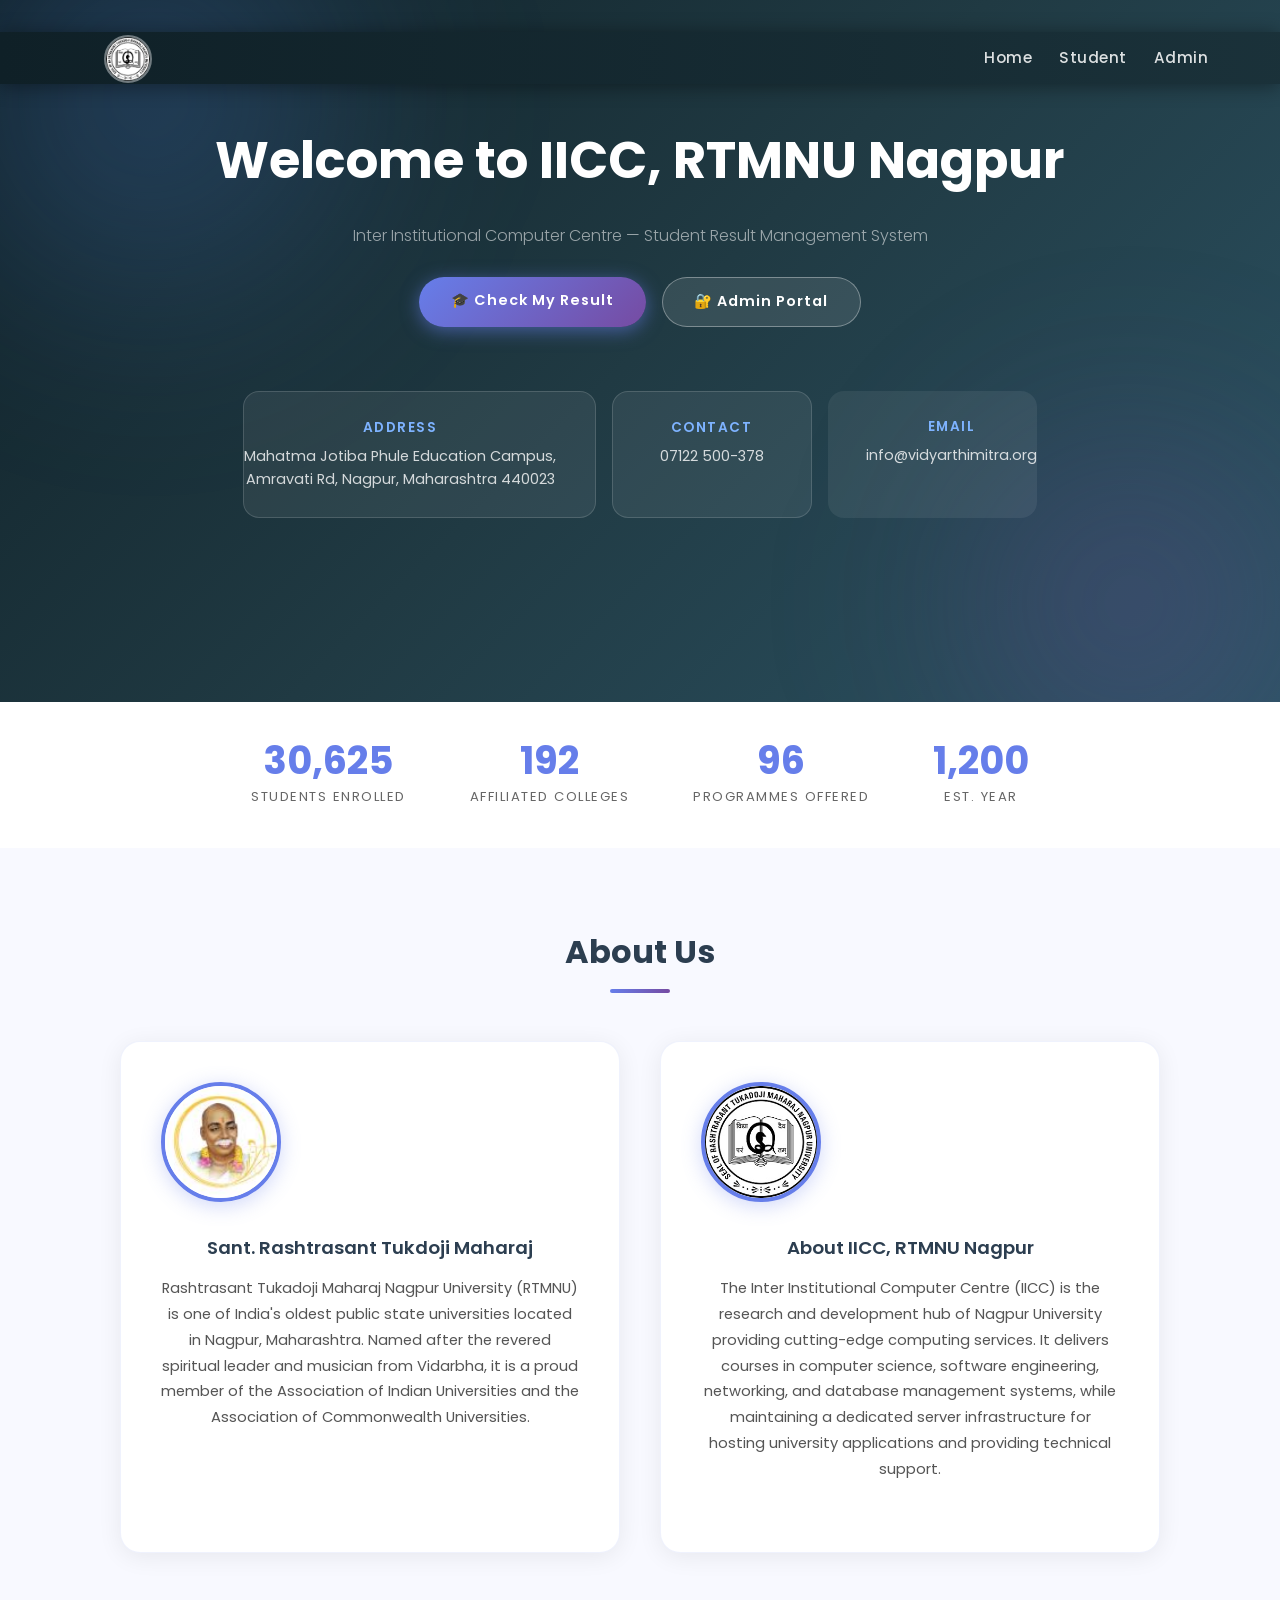
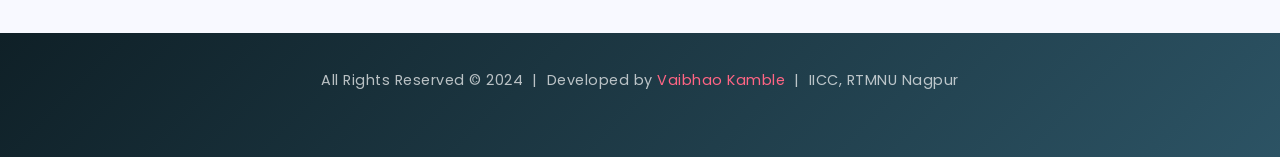
<file: index.html>
<!DOCTYPE html>
<html lang="en">
  <head>
    <title>RTMNU NAGPUR – Student Result Management</title>
    <meta charset="utf-8" />
    <meta name="viewport" content="width=device-width, initial-scale=1" />
    <link rel="stylesheet" href="assets/css/main.css" />
    <link rel="stylesheet" href="https://fonts.googleapis.com/css2?family=Poppins:wght@300;400;600;700&display=swap" />
    <style>
      /* ── Global overrides ── */
      body { font-family: 'Poppins', sans-serif; overflow-x: hidden; }

      /* ── Animated gradient header ── */
      #header {
        background: linear-gradient(90deg, #0f2027, #203a43, #2c5364);
        background-size: 300% 100%;
        animation: headerGrad 8s ease infinite;
        box-shadow: 0 2px 20px rgba(0,0,0,0.4);
      }
      @keyframes headerGrad {
        0%   { background-position: 0%   50%; }
        50%  { background-position: 100% 50%; }
        100% { background-position: 0%   50%; }
      }

      #header .inner { max-width: 1200px; margin: 0 auto; padding: 0 2em; }

      #header nav a {
        color: rgba(255,255,255,0.85);
        font-weight: 500;
        letter-spacing: 0.5px;
        transition: color 0.3s ease, border-bottom 0.3s ease;
        padding-bottom: 4px;
        border-bottom: 2px solid transparent;
        font-size: 0.95em;
      }
      #header nav a:hover {
        color: #7eb3ff;
        border-bottom-color: #7eb3ff;
      }

      /* ── Hero / Banner ── */
      #banner {
        position: relative;
        padding: 8em 0 7em;
        background: linear-gradient(135deg, #0f2027 0%, #203a43 50%, #2c5364 100%);
        overflow: hidden;
        text-align: center;
      }

      /* Animated mesh orbs */
      #banner::before, #banner::after {
        content: '';
        position: absolute;
        border-radius: 50%;
        filter: blur(80px);
        animation: orbFloat 12s ease-in-out infinite alternate;
      }
      #banner::before {
        width: 600px; height: 600px;
        background: radial-gradient(circle, rgba(94,154,255,0.25) 0%, transparent 70%);
        top: -200px; left: -150px;
      }
      #banner::after {
        width: 500px; height: 500px;
        background: radial-gradient(circle, rgba(118,75,162,0.3) 0%, transparent 70%);
        bottom: -150px; right: -100px;
        animation-delay: -6s;
      }
      @keyframes orbFloat {
        0%   { transform: translate(0, 0)   scale(1);   }
        100% { transform: translate(60px, 40px) scale(1.15); }
      }

      /* Particle dots */
      .particles { position: absolute; inset: 0; pointer-events: none; overflow: hidden; }
      .particle {
        position: absolute;
        width: 4px; height: 4px;
        background: rgba(255,255,255,0.5);
        border-radius: 50%;
        animation: particleDrift linear infinite;
      }

      #banner .inner {
        position: relative;
        z-index: 5;
        padding-top: 0;
        border-top: none;
      }

      #banner h1 {
        font-size: clamp(1.8em, 4vw, 3.2em);
        font-weight: 700;
        color: #fff;
        line-height: 1.25;
        margin-bottom: 0.6em;
        animation: fadeDown 0.8s ease both;
      }
      @keyframes fadeDown {
        from { opacity: 0; transform: translateY(-20px); }
        to   { opacity: 1; transform: translateY(0); }
      }

      .banner-subtitle {
        font-size: 1.05em;
        color: rgba(255,255,255,0.72);
        margin-bottom: 2.5em;
        font-weight: 300;
        animation: fadeDown 0.9s 0.2s ease both;
      }

      /* CTA buttons */
      .cta-group {
        display: flex;
        gap: 1em;
        justify-content: center;
        flex-wrap: wrap;
        margin-bottom: 3.5em;
        animation: fadeDown 1s 0.4s ease both;
      }
      .btn {
        display: inline-block;
        padding: 0.85em 2.2em;
        border-radius: 50px;
        font-family: 'Poppins', sans-serif;
        font-weight: 600;
        font-size: 0.9em;
        letter-spacing: 1px;
        text-decoration: none;
        transition: transform 0.25s ease, box-shadow 0.25s ease;
        cursor: pointer;
      }
      .btn-primary {
        background: linear-gradient(135deg, #667eea, #764ba2);
        color: #fff;
        box-shadow: 0 4px 18px rgba(102,126,234,0.55);
      }
      .btn-secondary {
        background: rgba(255,255,255,0.1);
        color: #fff;
        border: 1px solid rgba(255,255,255,0.35);
        backdrop-filter: blur(6px);
      }
      .btn:hover { transform: translateY(-3px); box-shadow: 0 8px 28px rgba(0,0,0,0.35); }
      .btn:active { transform: translateY(-1px); }

      /* Info cards inside banner */
      #banner .flex {
        display: flex;
        justify-content: center;
        gap: 0;
        flex-wrap: wrap;
        animation: fadeDown 1s 0.6s ease both;
      }
      #banner .flex div {
        background: rgba(255,255,255,0.07);
        backdrop-filter: blur(10px);
        border: 1px solid rgba(255,255,255,0.15);
        border-radius: 16px;
        padding: 1.6em 2.4em;
        margin: 0.5em;
        min-width: 200px;
        transition: transform 0.3s ease, background 0.3s ease;
      }
      #banner .flex div:hover {
        transform: translateY(-6px);
        background: rgba(255,255,255,0.12);
      }
      #banner .flex div h3 {
        color: #7eb3ff;
        font-size: 0.85em;
        text-transform: uppercase;
        letter-spacing: 1.5px;
        margin-bottom: 0.5em;
        font-weight: 600;
      }
      #banner .flex div p {
        color: rgba(255,255,255,0.8);
        font-size: 0.9em;
        line-height: 1.6;
        margin: 0;
      }

      /* ── Stats bar ── */
      .stats-bar {
        background: #fff;
        padding: 2.5em 1em;
        box-shadow: 0 4px 30px rgba(0,0,0,0.08);
        display: flex;
        justify-content: center;
        gap: 4em;
        flex-wrap: wrap;
      }
      .stat-item { text-align: center; }
      .stat-number {
        font-size: 2.4em;
        font-weight: 700;
        color: #667eea;
        display: block;
        line-height: 1;
      }
      .stat-label {
        font-size: 0.82em;
        color: #666;
        text-transform: uppercase;
        letter-spacing: 1.5px;
        margin-top: 6px;
        display: block;
      }

      /* ── About section ── */
      #three.wrapper {
        padding: 5em 2em;
        background: #f8f9ff;
      }
      #three .inner { max-width: 1100px; margin: 0 auto; }

      .section-title {
        text-align: center;
        font-size: 2em;
        font-weight: 700;
        color: #2c3e50;
        margin-bottom: 0.4em;
      }
      .section-divider {
        width: 60px; height: 4px;
        background: linear-gradient(90deg, #667eea, #764ba2);
        border-radius: 2px;
        margin: 0 auto 3em;
      }

      #three .flex.flex-2 {
        display: flex;
        gap: 2.5em;
        flex-wrap: wrap;
        justify-content: center;
      }

      #three article {
        flex: 1 1 320px;
        max-width: 500px;
        background: #fff;
        border-radius: 20px;
        padding: 2.5em;
        box-shadow: 0 4px 24px rgba(0,0,0,0.07);
        border: 1px solid rgba(102,126,234,0.1);
        transition: transform 0.35s ease, box-shadow 0.35s ease;
        opacity: 0;
        transform: translateY(30px);
      }
      #three article.visible {
        opacity: 1;
        transform: translateY(0);
        transition: opacity 0.6s ease, transform 0.6s ease;
      }
      #three article:hover {
        transform: translateY(-8px);
        box-shadow: 0 12px 40px rgba(102,126,234,0.18);
      }

      .image.round {
        text-align: center;
        margin-bottom: 1.5em;
      }
      .image.round img {
        border-radius: 50%;
        width: 120px !important;
        height: 120px !important;
        object-fit: cover;
        border: 4px solid #667eea;
        box-shadow: 0 4px 20px rgba(102,126,234,0.3);
        transition: transform 0.35s ease;
      }
      #three article:hover .image.round img { transform: scale(1.08) rotate(3deg); }

      #three article header h3 {
        font-size: 1.15em;
        font-weight: 600;
        color: #2c3e50;
        text-align: center;
        margin-bottom: 0.8em;
      }
      #three article p {
        font-size: 0.92em;
        color: #555;
        line-height: 1.75;
        text-align: center;
      }

      /* ── Footer ── */
      footer.site-footer {
        background: linear-gradient(135deg, #0f2027, #2c5364);
        color: rgba(255,255,255,0.7);
        text-align: center;
        padding: 2.5em 1em;
        font-size: 0.9em;
        letter-spacing: 0.5px;
      }
      footer.site-footer span { color: #ff6584; }

      /* Remove old HR + center footer */
      hr.new1 { display: none !important; }
      body > center { display: none !important; }

      /* ── Responsive tweaks ── */
      @media (max-width: 768px) {
        #banner { padding: 6em 1em 5em; }
        .stats-bar { gap: 2em; }
        #three article { padding: 2em; }
      }
    </style>
  </head>
  <body>
    <!-- Header -->
    <header id="header">
      <div class="inner">
        <div style="width:80px; float:left; line-height:3.25em;">
          <img src="logo.jpeg" alt="IICC Logo" height="48" width="48"
               style="border-radius:50%; border:2px solid rgba(255,255,255,0.4); vertical-align:middle;" />
        </div>
        <nav id="nav">
          <a href="index.html">Home</a>
          <a href="dgiOneView.html">Student</a>
          <a href="adminLogin.html">Admin</a>
        </nav>
        <a href="#navPanel" class="navPanelToggle"><span class="fa fa-bars"></span></a>
      </div>
    </header>

    <!-- Banner / Hero -->
    <section id="banner">
      <!-- Particle layer -->
      <div class="particles" id="particles"></div>

      <div class="inner">
        <h1>Welcome to IICC, RTMNU Nagpur</h1>
        <p class="banner-subtitle">Inter Institutional Computer Centre &mdash; Student Result Management System</p>

        <div class="cta-group">
          <a href="dgiOneView.html" class="btn btn-primary">🎓 Check My Result</a>
          <a href="adminLogin.html" class="btn btn-secondary">🔐 Admin Portal</a>
        </div>

        <div class="flex">
          <div>
            <h3>Address</h3>
            <p>Mahatma Jotiba Phule Education Campus,<br>Amravati Rd, Nagpur, Maharashtra 440023</p>
          </div>
          <div>
            <h3>Contact</h3>
            <p>07122 500-378</p>
          </div>
          <div>
            <h3>Email</h3>
            <p>info@vidyarthimitra.org</p>
          </div>
        </div>
      </div>
    </section>

    <!-- Stats bar -->
    <div class="stats-bar">
      <div class="stat-item">
        <span class="stat-number" data-target="50000">0</span>
        <span class="stat-label">Students Enrolled</span>
      </div>
      <div class="stat-item">
        <span class="stat-number" data-target="300">0</span>
        <span class="stat-label">Affiliated Colleges</span>
      </div>
      <div class="stat-item">
        <span class="stat-number" data-target="120">0</span>
        <span class="stat-label">Programmes Offered</span>
      </div>
      <div class="stat-item">
        <span class="stat-number" data-target="1923">0</span>
        <span class="stat-label">Est. Year</span>
      </div>
    </div>

    <!-- About -->
    <section id="three" class="wrapper">
      <div class="inner">
        <h2 class="section-title">About Us</h2>
        <div class="section-divider"></div>
        <div class="flex flex-2">
          <article>
            <div class="image round">
              <img src="rtmnu1.jpg" alt="Rashtrasant Tukadoji Maharaj" />
            </div>
            <header>
              <h3>Sant. Rashtrasant Tukdoji Maharaj</h3>
            </header>
            <p>
              Rashtrasant Tukadoji Maharaj Nagpur University (RTMNU) is one of
              India's oldest public state universities located in Nagpur,
              Maharashtra. Named after the revered spiritual leader and musician
              from Vidarbha, it is a proud member of the Association of Indian
              Universities and the Association of Commonwealth Universities.
            </p>
          </article>
          <article>
            <div class="image round">
              <img src="logo.jpeg" alt="IICC Logo" />
            </div>
            <header>
              <h3>About IICC, RTMNU Nagpur</h3>
            </header>
            <p>
              The Inter Institutional Computer Centre (IICC) is the research and
              development hub of Nagpur University providing cutting-edge
              computing services. It delivers courses in computer science,
              software engineering, networking, and database management systems,
              while maintaining a dedicated server infrastructure for hosting
              university applications and providing technical support.
            </p>
          </article>
        </div>
      </div>
    </section>

    <!-- Footer -->
    <footer class="site-footer">
      <p>All Rights Reserved &copy; 2024 &nbsp;|&nbsp; Developed by <span>Vaibhao Kamble</span> &nbsp;|&nbsp; IICC, RTMNU Nagpur</p>
    </footer>

    <!-- Scripts -->
    <script src="assets/js/jquery.min.js"></script>
    <script src="assets/js/skel.min.js"></script>
    <script src="assets/js/util.js"></script>
    <script src="assets/js/main.js"></script>

    <script>
      /* ── Particle generator ── */
      (function () {
        var container = document.getElementById('particles');
        if (!container) return;
        for (var i = 0; i < 35; i++) {
          var dot = document.createElement('div');
          dot.className = 'particle';
          var size = Math.random() * 4 + 2;
          var x    = Math.random() * 100;
          var dur  = Math.random() * 20 + 10;
          var del  = Math.random() * 15;
          dot.style.cssText = [
            'width:'  + size + 'px',
            'height:' + size + 'px',
            'left:'   + x    + '%',
            'bottom: -10px',
            'opacity:' + (Math.random() * 0.5 + 0.2),
            'animation-duration:' + dur + 's',
            'animation-delay:-'   + del + 's'
          ].join(';');
          container.appendChild(dot);
        }
        /* Add keyframe dynamically for particles */
        var style = document.createElement('style');
        style.textContent = '@keyframes particleDrift{0%{transform:translateY(0) scale(1);}100%{transform:translateY(-110vh) scale(0.4);}}';
        document.head.appendChild(style);
      }());

      /* ── Animated counters ── */
      function animateCounters() {
        document.querySelectorAll('.stat-number').forEach(function (el) {
          var target = parseInt(el.dataset.target, 10);
          var start  = 0;
          var step   = Math.ceil(target / 80);
          var timer  = setInterval(function () {
            start += step;
            if (start >= target) { start = target; clearInterval(timer); }
            el.textContent = start.toLocaleString();
          }, 20);
        });
      }

      /* ── Intersection Observer: cards & counters ── */
      var statsBar   = document.querySelector('.stats-bar');
      var articles   = document.querySelectorAll('#three article');
      var countersRun = false;

      if ('IntersectionObserver' in window) {
        var statsObs = new IntersectionObserver(function (entries) {
          entries.forEach(function (e) {
            if (e.isIntersecting && !countersRun) {
              countersRun = true;
              animateCounters();
            }
          });
        }, { threshold: 0.3 });
        if (statsBar) statsObs.observe(statsBar);

        var cardObs = new IntersectionObserver(function (entries) {
          entries.forEach(function (e) {
            if (e.isIntersecting) { e.target.classList.add('visible'); }
          });
        }, { threshold: 0.15 });
        articles.forEach(function (a) { cardObs.observe(a); });
      } else {
        /* Fallback for older browsers */
        animateCounters();
        articles.forEach(function (a) { a.classList.add('visible'); });
      }
    </script>
  </body>
</html>
</file>
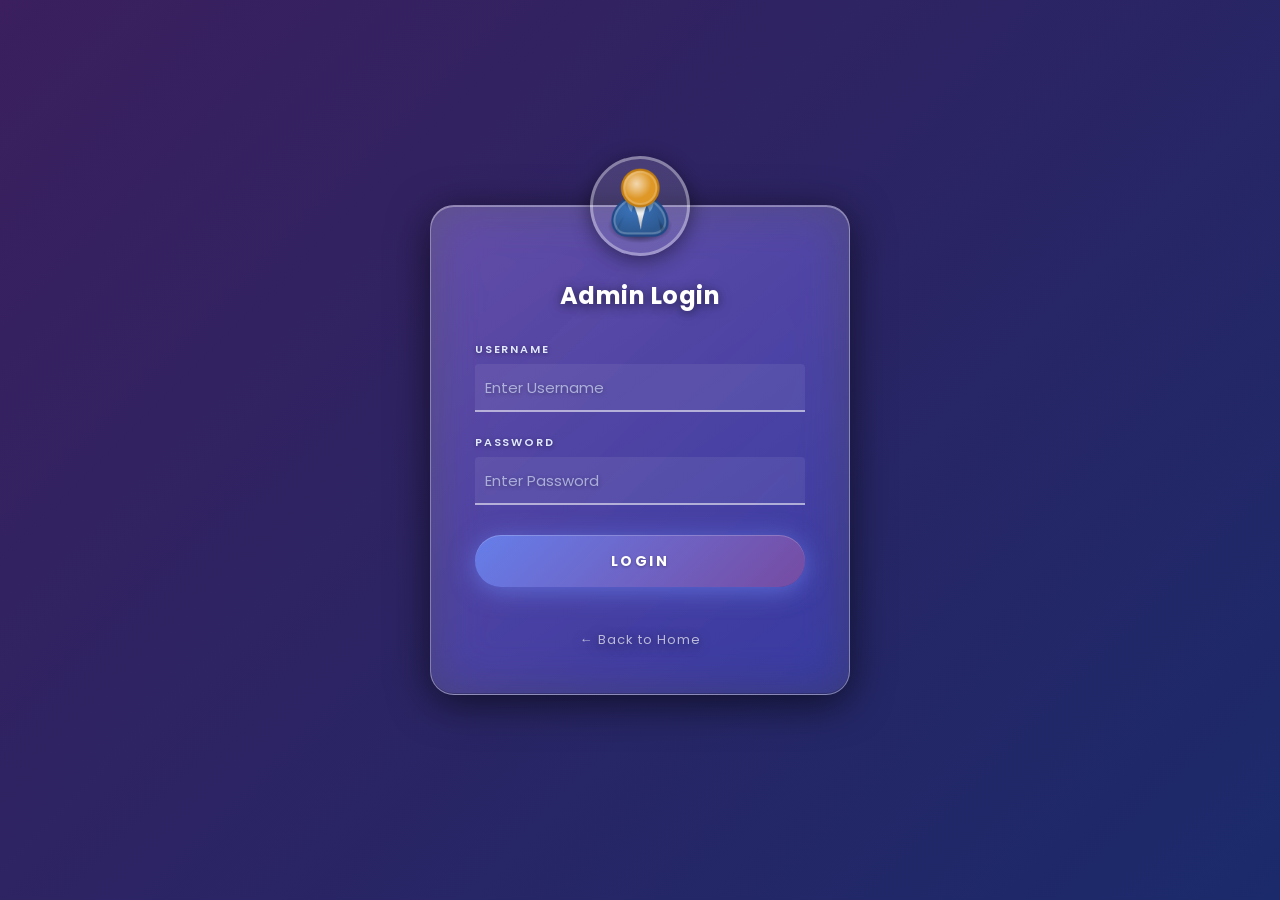
<file: adminLogin.html>
<!DOCTYPE html>
<html lang="en">
<head>
  <meta charset="UTF-8">
  <meta name="viewport" content="width=device-width, initial-scale=1.0">
  <title>Admin Login – RTMNU Nagpur</title>
  <link rel="stylesheet" href="style.css">
</head>
<body>
  <!-- Animated floating circles -->
  <ul class="circles">
    <li></li><li></li><li></li><li></li><li></li>
    <li></li><li></li><li></li><li></li><li></li>
  </ul>

  <div class="login-box">
    <img src="user.png" class="avatar" alt="Admin">
    <h1>Admin Login</h1>
    <form method="post" action="adminLoginAction.jsp">
      <p>Username</p>
      <input type="text" name="username" placeholder="Enter Username" required>
      <p>Password</p>
      <input type="password" name="password" placeholder="Enter Password" required>
      <input type="submit" value="Login">
    </form>
    <center><h1><a href="index.html">← Back to Home</a></h1></center>
  </div>
</body>
</html>
</file>
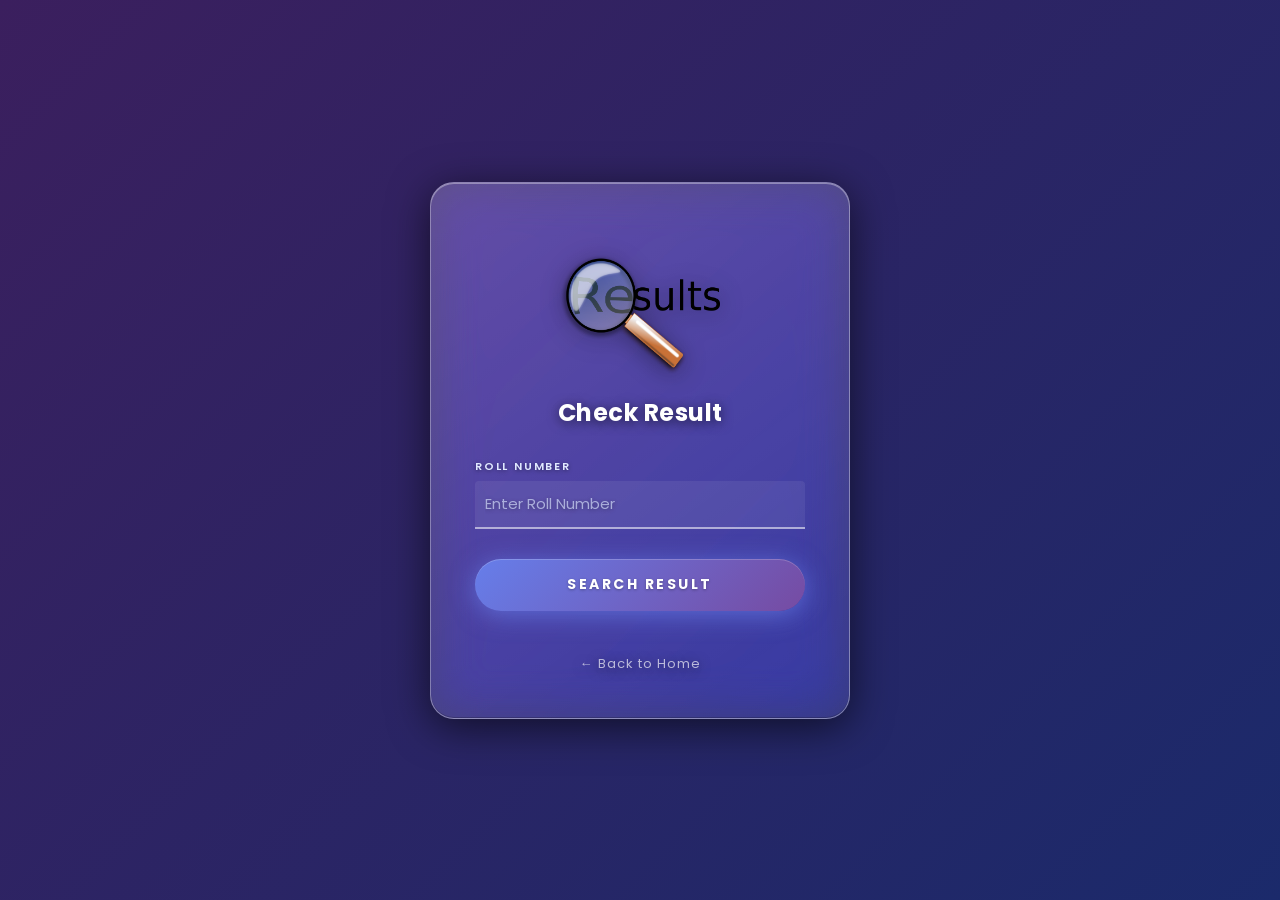
<file: dgiOneView.html>
<!DOCTYPE html>
<html lang="en">
<head>
  <meta charset="UTF-8">
  <meta name="viewport" content="width=device-width, initial-scale=1.0">
  <title>Student Result Search – RTMNU Nagpur</title>
  <link rel="stylesheet" href="style.css">
  <style>
    .result-img {
      display: block;
      margin: 0 auto 20px;
      filter: drop-shadow(0 4px 12px rgba(0,0,0,0.4));
      animation: imgPop 0.6s cubic-bezier(0.175, 0.885, 0.32, 1.275) both;
    }
    @keyframes imgPop {
      from { opacity: 0; transform: scale(0.7); }
      to   { opacity: 1; transform: scale(1);   }
    }
  </style>
</head>
<body>
  <!-- Animated floating circles -->
  <ul class="circles">
    <li></li><li></li><li></li><li></li><li></li>
    <li></li><li></li><li></li><li></li><li></li>
  </ul>

  <div class="login-box">
    <img src="result.png" width="160" height="120" class="result-img" alt="Result">
    <h1>Check Result</h1>
    <form method="post" action="studentHome.jsp">
      <p>Roll Number</p>
      <input type="text" name="rollNo" placeholder="Enter Roll Number" required>
      <input type="submit" value="Search Result">
    </form>
    <center><h1><a href="index.html">← Back to Home</a></h1></center>
  </div>
</body>
</html>
</file>
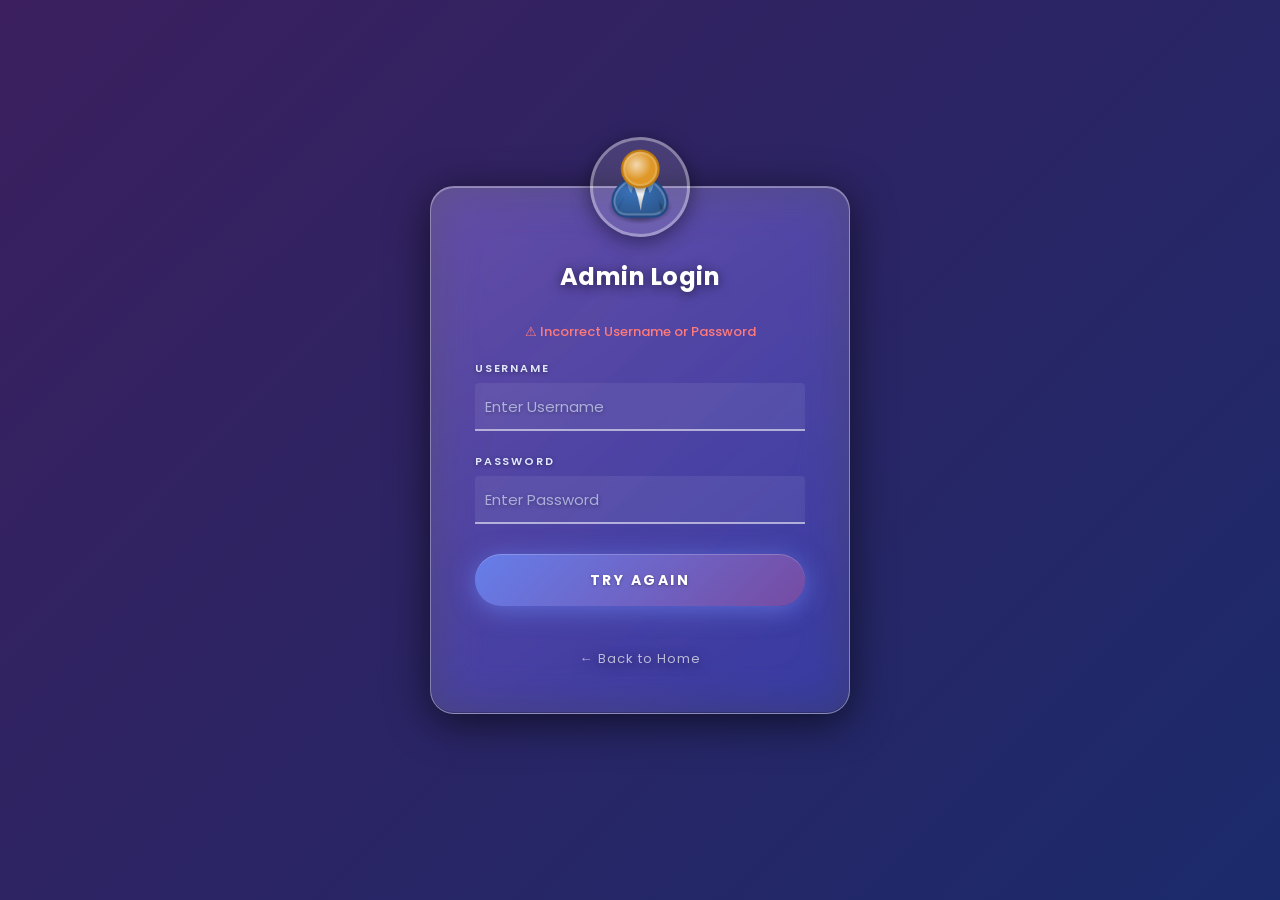
<file: errorAdminLogin.html>
<!DOCTYPE html>
<html lang="en">
<head>
  <meta charset="UTF-8">
  <meta name="viewport" content="width=device-width, initial-scale=1.0">
  <title>Login Failed – RTMNU Nagpur</title>
  <link rel="stylesheet" href="style.css">
</head>
<body>
  <!-- Animated floating circles -->
  <ul class="circles">
    <li></li><li></li><li></li><li></li><li></li>
    <li></li><li></li><li></li><li></li><li></li>
  </ul>

  <div class="login-box">
    <img src="user.png" class="avatar" alt="Admin">
    <h1>Admin Login</h1>
    <h3>⚠ Incorrect Username or Password</h3>
    <form method="post" action="adminLoginAction.jsp">
      <p>Username</p>
      <input type="text" name="username" placeholder="Enter Username" required>
      <p>Password</p>
      <input type="password" name="password" placeholder="Enter Password" required>
      <input type="submit" value="Try Again">
    </form>
    <center><h1><a href="index.html">← Back to Home</a></h1></center>
  </div>
</body>
</html>
</file>
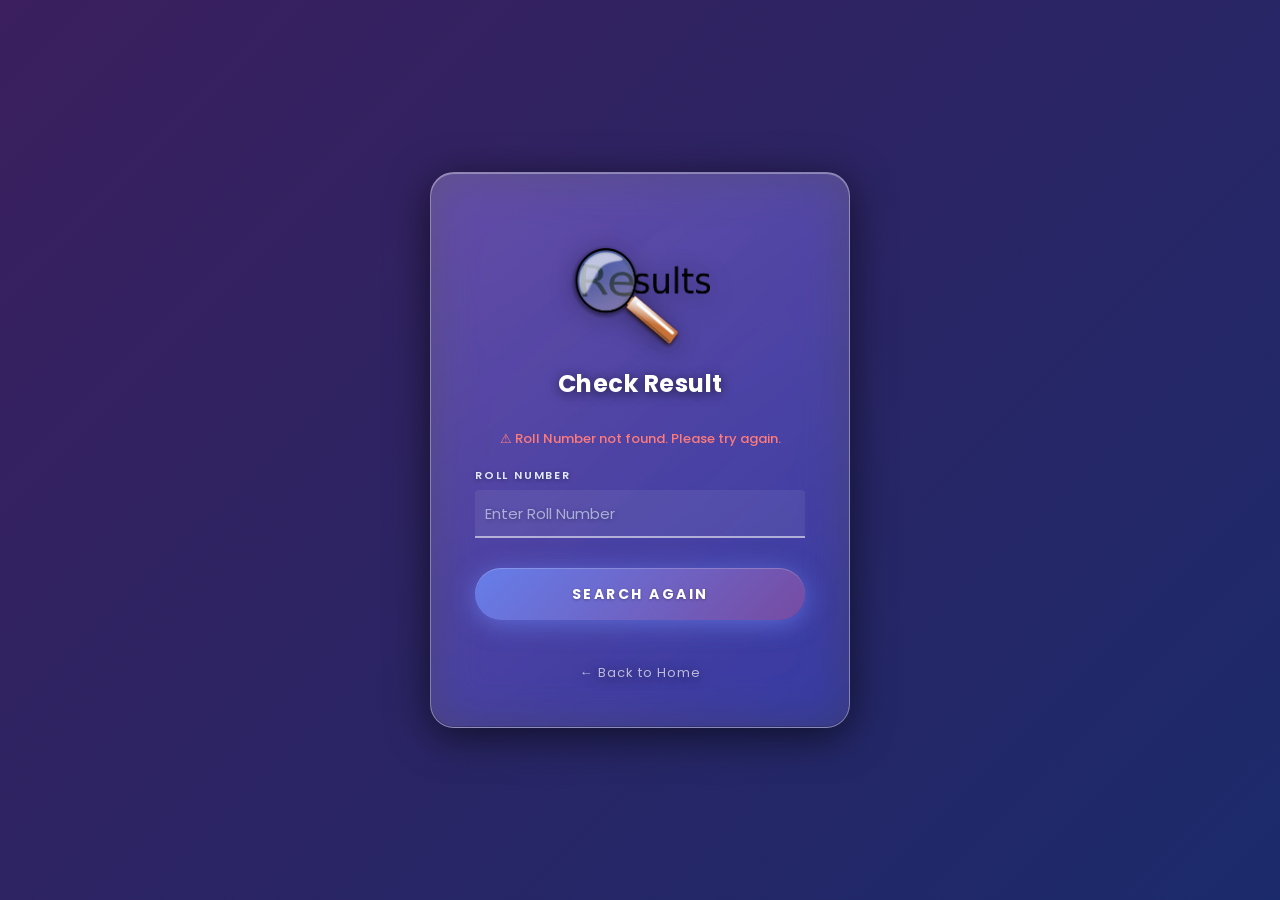
<file: errorDgiOneView.html>
<!DOCTYPE html>
<html lang="en">
<head>
  <meta charset="UTF-8">
  <meta name="viewport" content="width=device-width, initial-scale=1.0">
  <title>Roll Number Not Found – RTMNU Nagpur</title>
  <link rel="stylesheet" href="style.css">
  <style>
    .result-img {
      display: block;
      margin: 0 auto 16px;
      filter: drop-shadow(0 4px 12px rgba(0,0,0,0.4));
      animation: imgPop 0.6s cubic-bezier(0.175, 0.885, 0.32, 1.275) both;
    }
    @keyframes imgPop {
      from { opacity: 0; transform: scale(0.7); }
      to   { opacity: 1; transform: scale(1);   }
    }
  </style>
</head>
<body>
  <!-- Animated floating circles -->
  <ul class="circles">
    <li></li><li></li><li></li><li></li><li></li>
    <li></li><li></li><li></li><li></li><li></li>
  </ul>

  <div class="login-box">
    <img src="result.png" width="140" height="105" class="result-img" alt="Result">
    <h1>Check Result</h1>
    <h3>⚠ Roll Number not found. Please try again.</h3>
    <form method="post" action="studentHome.jsp">
      <p>Roll Number</p>
      <input type="text" name="rollNo" placeholder="Enter Roll Number" required>
      <input type="submit" value="Search Again">
    </form>
    <center><h1><a href="index.html">← Back to Home</a></h1></center>
  </div>
</body>
</html>
</file>
<file: style.css>
@import url('https://fonts.googleapis.com/css2?family=Poppins:wght@300;400;500;600;700&display=swap');

/* ── Base reset & layout ── */
*, *::before, *::after { box-sizing: border-box; margin: 0; padding: 0; }

html {
  /* Fallback solid so no white flashes */
  background: #0d1b3e;
}

body {
  min-height: 100vh;
  display: flex;
  justify-content: center;
  align-items: center;
  font-family: 'Poppins', sans-serif;
  overflow-x: hidden;
  position: relative;
  /* Animated gradient lives on body itself */
  background: linear-gradient(-45deg, #0d1b3e, #1a3a6b, #0e4d40, #1b2a6b, #3b1f5e);
  background-size: 400% 400%;
  animation: gradientShift 18s ease infinite;
}

@keyframes gradientShift {
  0%   { background-position: 0%   50%; }
  50%  { background-position: 100% 50%; }
  100% { background-position: 0%   50%; }
}

/* ── Floating bubbles ── */
.circles {
  position: fixed;
  top: 0; left: 0;
  width: 100%; height: 100%;
  overflow: hidden;
  z-index: -1;
  pointer-events: none;
  list-style: none;
}

.circles li {
  position: absolute;
  display: block;
  bottom: -160px;
  background: rgba(255, 255, 255, 0.06);
  border: 1px solid rgba(255, 255, 255, 0.12);
  border-radius: 50%;
  animation: floatUp linear infinite;
}

.circles li:nth-child(1)  { left: 25%; width: 80px;  height: 80px;  animation-delay: 0s;   animation-duration: 16s; }
.circles li:nth-child(2)  { left: 10%; width: 22px;  height: 22px;  animation-delay: 2s;   animation-duration: 11s; }
.circles li:nth-child(3)  { left: 70%; width: 22px;  height: 22px;  animation-delay: 4s;   animation-duration: 8s;  }
.circles li:nth-child(4)  { left: 40%; width: 60px;  height: 60px;  animation-delay: 0s;   animation-duration: 19s; }
.circles li:nth-child(5)  { left: 65%; width: 20px;  height: 20px;  animation-delay: 0s;   animation-duration: 10s; }
.circles li:nth-child(6)  { left: 75%; width: 110px; height: 110px; animation-delay: 3s;   animation-duration: 21s; }
.circles li:nth-child(7)  { left: 35%; width: 150px; height: 150px; animation-delay: 7s;   animation-duration: 26s; }
.circles li:nth-child(8)  { left: 50%; width: 26px;  height: 26px;  animation-delay: 15s;  animation-duration: 14s; }
.circles li:nth-child(9)  { left: 20%; width: 16px;  height: 16px;  animation-delay: 2s;   animation-duration: 9s;  }
.circles li:nth-child(10) { left: 85%; width: 150px; height: 150px; animation-delay: 0s;   animation-duration: 23s; }

@keyframes floatUp {
  0%   { transform: translateY(0) rotate(0deg);   opacity: 0.6; }
  100% { transform: translateY(-110vh) rotate(720deg); opacity: 0; }
}

/* ── Login card ── */
.login-box {
  position: relative;
  z-index: 10;
  width: 420px;
  /* Deep layered glass – works even without backdrop-filter */
  background: linear-gradient(
    145deg,
    rgba(255, 255, 255, 0.22) 0%,
    rgba(255, 255, 255, 0.10) 100%
  );
  backdrop-filter: blur(24px) saturate(180%);
  -webkit-backdrop-filter: blur(24px) saturate(180%);
  border: 1px solid rgba(255, 255, 255, 0.35);
  border-radius: 24px;
  color: #fff;
  padding: 72px 44px 44px;
  box-shadow:
    0 8px 40px rgba(0, 0, 0, 0.6),
    inset 0 1px 0 rgba(255, 255, 255, 0.35),
    inset 0 -1px 0 rgba(0, 0, 0, 0.2);
  /* Slide-in — no opacity change so card is always fully opaque */
  animation: cardSlide 0.6s cubic-bezier(0.25, 0.46, 0.45, 0.94) both;
}

@keyframes cardSlide {
  from { transform: translateY(28px) scale(0.97); }
  to   { transform: translateY(0) scale(1); }
}

/* ── Avatar ── */
.avatar {
  width: 100px;
  height: 100px;
  position: absolute;
  top: -50px;
  left: calc(50% - 50px);
  border-radius: 50%;
  border: 3px solid rgba(255, 255, 255, 0.35);
  background: rgba(255, 255, 255, 0.12);
  padding: 6px;
  box-shadow: 0 4px 20px rgba(0, 0, 0, 0.45);
  animation: avatarFloat 3.5s ease-in-out infinite;
}

@keyframes avatarFloat {
  0%, 100% { transform: translateY(0);   }
  50%       { transform: translateY(-8px); }
}

/* ── Headings ── */
h1 {
  margin: 0;
  padding: 0 0 28px;
  text-align: center;
  font-size: 24px;
  font-weight: 700;
  color: #ffffff;
  letter-spacing: 0.5px;
  text-shadow: 0 2px 12px rgba(0, 0, 0, 0.6);
}

h2 { color: #fff; text-align: center; font-family: 'Poppins', sans-serif; }

/* ── Field labels ── */
.login-box p {
  margin: 0;
  padding: 0 0 6px;
  font-weight: 600;
  color: #e0e8ff;
  font-size: 11px;
  text-transform: uppercase;
  letter-spacing: 1.8px;
  text-shadow: 0 1px 4px rgba(0, 0, 0, 0.4);
}

/* ── Inputs ── */
.login-box input { width: 100%; margin-bottom: 22px; }

.login-box input[type="text"],
.login-box input[type="password"],
.login-box input[type="number"],
.login-box input[type="email"] {
  border: none;
  border-bottom: 2px solid rgba(255, 255, 255, 0.55);
  background: rgba(255, 255, 255, 0.07);
  border-radius: 4px 4px 0 0;
  outline: none;
  height: 48px;
  color: #ffffff;
  font-size: 15px;
  font-family: 'Poppins', sans-serif;
  transition: border-color 0.35s ease, background 0.35s ease;
  padding: 0 10px;
  text-shadow: 0 1px 4px rgba(0,0,0,0.3);
}

.login-box input[type="text"]::placeholder,
.login-box input[type="password"]::placeholder,
.login-box input[type="number"]::placeholder,
.login-box input[type="email"]::placeholder {
  color: rgba(220, 230, 255, 0.65);
}

.login-box input[type="text"]:focus,
.login-box input[type="password"]:focus,
.login-box input[type="number"]:focus,
.login-box input[type="email"]:focus {
  border-bottom-color: #a0c4ff;
  background: rgba(255, 255, 255, 0.12);
}

/* ── Submit button ── */
.login-box input[type="submit"] {
  border: none;
  outline: none;
  height: 52px;
  background: linear-gradient(135deg, #667eea 0%, #764ba2 100%);
  color: #fff;
  font-size: 14px;
  font-weight: 700;
  font-family: 'Poppins', sans-serif;
  border-radius: 26px;
  cursor: pointer;
  letter-spacing: 2.5px;
  text-transform: uppercase;
  margin-top: 8px;
  transition: transform 0.25s ease, box-shadow 0.25s ease;
  box-shadow: 0 4px 24px rgba(102, 126, 234, 0.7),
              0 1px 0 rgba(255,255,255,0.2) inset;
  position: relative;
  overflow: hidden;
  text-shadow: 0 1px 3px rgba(0,0,0,0.3);
}

.login-box input[type="submit"]::before {
  content: '';
  position: absolute;
  top: 0; left: -100%;
  width: 60%; height: 100%;
  background: linear-gradient(120deg, transparent, rgba(255,255,255,0.22), transparent);
  transform: skewX(-20deg);
  animation: btnShimmer 2.4s infinite;
}

@keyframes btnShimmer {
  0%   { left: -100%; }
  60%  { left: 130%;  }
  100% { left: 130%;  }
}

.login-box input[type="submit"]:hover {
  transform: translateY(-3px);
  box-shadow: 0 8px 32px rgba(102, 126, 234, 0.85);
}

.login-box input[type="submit"]:active { transform: translateY(-1px); }

/* ── Links ── */
.login-box a {
  text-decoration: none;
  font-size: 13px;
  color: rgba(255, 255, 255, 0.65);
  transition: color 0.3s ease;
  font-family: 'Poppins', sans-serif;
}
.login-box a:hover { color: #7eb3ff; }

/* ── Back-link centered heading ── */
center h1 {
  padding: 0;
  margin-top: 20px;
  font-size: 14px;
  font-weight: 400;
  letter-spacing: 1px;
}
center h1 a {
  font-size: 14px;
  color: rgba(255, 255, 255, 0.55);
}
center h1 a:hover { color: #7eb3ff; }

/* ── Error / shake message ── */
h3 {
  color: #ff7b7b !important;
  text-align: center;
  margin-bottom: 18px;
  font-size: 13px;
  font-weight: 500;
  animation: shake 0.45s ease;
}

@keyframes shake {
  0%, 100% { transform: translateX(0);    }
  25%       { transform: translateX(-7px); }
  75%       { transform: translateX(7px);  }
}

/* ── Responsive ── */
@media (max-width: 480px) {
  .login-box { width: 92vw; padding: 68px 28px 32px; }
}
</file>
<file: assets/css/main.css>
@charset "UTF-8";
@import url(font-awesome.min.css);
@import "https://fonts.googleapis.com/css?family=Source+Sans+Pro:300,400,600";

/*
	Projection by TEMPLATED
	templated.co @templatedco
	Released for free under the Creative Commons Attribution 3.0 license (templated.co/license)
*/

/* Reset */

	html, body, div, span, applet, object, iframe, h1, h2, h3, h4, h5, h6, p, blockquote, pre, a, abbr, acronym, address, big, cite, code, del, dfn, em, img, ins, kbd, q, s, samp, small, strike, strong, sub, sup, tt, var, b, u, i, center, dl, dt, dd, ol, ul, li, fieldset, form, label, legend, table, caption, tbody, tfoot, thead, tr, th, td, article, aside, canvas, details, embed, figure, figcaption, footer, header, hgroup, menu, nav, output, ruby, section, summary, time, mark, audio, video {
		margin: 0;
		padding: 0;
		border: 0;
		font-size: 100%;
		font: inherit;
		vertical-align: baseline;
	}

	article, aside, details, figcaption, figure, footer, header, hgroup, menu, nav, section {
		display: block;
	}

	body {
		line-height: 1;
	}

	ol, ul {
		list-style: none;
	}

	blockquote, q {
		quotes: none;
	}

	blockquote:before, blockquote:after, q:before, q:after {
		content: '';
		content: none;
	}

	table {
		border-collapse: collapse;
		border-spacing: 0;
	}

	body {
		-webkit-text-size-adjust: none;
	}

/* Box Model */

	*, *:before, *:after {
		-moz-box-sizing: border-box;
		-webkit-box-sizing: border-box;
		box-sizing: border-box;
	}

/* Containers */

	.container {
		margin-left: auto;
		margin-right: auto;
	}

	.container.\31 25\25 {
		width: 100%;
		max-width: 100em;
		min-width: 80em;
	}

	.container.\37 5\25 {
		width: 60em;
	}

	.container.\35 0\25 {
		width: 40em;
	}

	.container.\32 5\25 {
		width: 20em;
	}

	.container {
		width: 80em;
	}

	@media screen and (max-width: 1680px) {

		.container.\31 25\25 {
			width: 100%;
			max-width: 100em;
			min-width: 80em;
		}

		.container.\37 5\25 {
			width: 60em;
		}

		.container.\35 0\25 {
			width: 40em;
		}

		.container.\32 5\25 {
			width: 20em;
		}

		.container {
			width: 80em;
		}

	}

	@media screen and (max-width: 1280px) {

		.container.\31 25\25 {
			width: 100%;
			max-width: 81.25em;
			min-width: 65em;
		}

		.container.\37 5\25 {
			width: 48.75em;
		}

		.container.\35 0\25 {
			width: 32.5em;
		}

		.container.\32 5\25 {
			width: 16.25em;
		}

		.container {
			width: 65em;
		}

	}

	@media screen and (max-width: 980px) {

		.container.\31 25\25 {
			width: 100%;
			max-width: 112.5%;
			min-width: 90%;
		}

		.container.\37 5\25 {
			width: 67.5%;
		}

		.container.\35 0\25 {
			width: 45%;
		}

		.container.\32 5\25 {
			width: 22.5%;
		}

		.container {
			width: 90%;
		}

	}

	@media screen and (max-width: 736px) {

		.container.\31 25\25 {
			width: 100%;
			max-width: 112.5%;
			min-width: 90%;
		}

		.container.\37 5\25 {
			width: 67.5%;
		}

		.container.\35 0\25 {
			width: 45%;
		}

		.container.\32 5\25 {
			width: 22.5%;
		}

		.container {
			width: 90% !important;
		}

	}

	@media screen and (max-width: 480px) {

		.container.\31 25\25 {
			width: 100%;
			max-width: 112.5%;
			min-width: 90%;
		}

		.container.\37 5\25 {
			width: 67.5%;
		}

		.container.\35 0\25 {
			width: 45%;
		}

		.container.\32 5\25 {
			width: 22.5%;
		}

		.container {
			width: 90% !important;
		}

	}

/* Grid */

	.row {
		border-bottom: solid 1px transparent;
		-moz-box-sizing: border-box;
		-webkit-box-sizing: border-box;
		box-sizing: border-box;
	}

	.row > * {
		float: left;
		-moz-box-sizing: border-box;
		-webkit-box-sizing: border-box;
		box-sizing: border-box;
	}

	.row:after, .row:before {
		content: '';
		display: block;
		clear: both;
		height: 0;
	}

	.row.uniform > * > :first-child {
		margin-top: 0;
	}

	.row.uniform > * > :last-child {
		margin-bottom: 0;
	}

	.row.\30 \25 > * {
		padding: 0 0 0 0em;
	}

	.row.\30 \25 {
		margin: 0 0 -1px 0em;
	}

	.row.uniform.\30 \25 > * {
		padding: 0em 0 0 0em;
	}

	.row.uniform.\30 \25 {
		margin: 0em 0 -1px 0em;
	}

	.row > * {
		padding: 0 0 0 2em;
	}

	.row {
		margin: 0 0 -1px -2em;
	}

	.row.uniform > * {
		padding: 2em 0 0 2em;
	}

	.row.uniform {
		margin: -2em 0 -1px -2em;
	}

	.row.\32 00\25 > * {
		padding: 0 0 0 4em;
	}

	.row.\32 00\25 {
		margin: 0 0 -1px -4em;
	}

	.row.uniform.\32 00\25 > * {
		padding: 4em 0 0 4em;
	}

	.row.uniform.\32 00\25 {
		margin: -4em 0 -1px -4em;
	}

	.row.\31 50\25 > * {
		padding: 0 0 0 3em;
	}

	.row.\31 50\25 {
		margin: 0 0 -1px -3em;
	}

	.row.uniform.\31 50\25 > * {
		padding: 3em 0 0 3em;
	}

	.row.uniform.\31 50\25 {
		margin: -3em 0 -1px -3em;
	}

	.row.\35 0\25 > * {
		padding: 0 0 0 1em;
	}

	.row.\35 0\25 {
		margin: 0 0 -1px -1em;
	}

	.row.uniform.\35 0\25 > * {
		padding: 1em 0 0 1em;
	}

	.row.uniform.\35 0\25 {
		margin: -1em 0 -1px -1em;
	}

	.row.\32 5\25 > * {
		padding: 0 0 0 0.5em;
	}

	.row.\32 5\25 {
		margin: 0 0 -1px -0.5em;
	}

	.row.uniform.\32 5\25 > * {
		padding: 0.5em 0 0 0.5em;
	}

	.row.uniform.\32 5\25 {
		margin: -0.5em 0 -1px -0.5em;
	}

	.\31 2u, .\31 2u\24 {
		width: 100%;
		clear: none;
		margin-left: 0;
	}

	.\31 1u, .\31 1u\24 {
		width: 91.6666666667%;
		clear: none;
		margin-left: 0;
	}

	.\31 0u, .\31 0u\24 {
		width: 83.3333333333%;
		clear: none;
		margin-left: 0;
	}

	.\39 u, .\39 u\24 {
		width: 75%;
		clear: none;
		margin-left: 0;
	}

	.\38 u, .\38 u\24 {
		width: 66.6666666667%;
		clear: none;
		margin-left: 0;
	}

	.\37 u, .\37 u\24 {
		width: 58.3333333333%;
		clear: none;
		margin-left: 0;
	}

	.\36 u, .\36 u\24 {
		width: 50%;
		clear: none;
		margin-left: 0;
	}

	.\35 u, .\35 u\24 {
		width: 41.6666666667%;
		clear: none;
		margin-left: 0;
	}

	.\34 u, .\34 u\24 {
		width: 33.3333333333%;
		clear: none;
		margin-left: 0;
	}

	.\33 u, .\33 u\24 {
		width: 25%;
		clear: none;
		margin-left: 0;
	}

	.\32 u, .\32 u\24 {
		width: 16.6666666667%;
		clear: none;
		margin-left: 0;
	}

	.\31 u, .\31 u\24 {
		width: 8.3333333333%;
		clear: none;
		margin-left: 0;
	}

	.\31 2u\24 + *,
	.\31 1u\24 + *,
	.\31 0u\24 + *,
	.\39 u\24 + *,
	.\38 u\24 + *,
	.\37 u\24 + *,
	.\36 u\24 + *,
	.\35 u\24 + *,
	.\34 u\24 + *,
	.\33 u\24 + *,
	.\32 u\24 + *,
	.\31 u\24 + * {
		clear: left;
	}

	.\-11u {
		margin-left: 91.66667%;
	}

	.\-10u {
		margin-left: 83.33333%;
	}

	.\-9u {
		margin-left: 75%;
	}

	.\-8u {
		margin-left: 66.66667%;
	}

	.\-7u {
		margin-left: 58.33333%;
	}

	.\-6u {
		margin-left: 50%;
	}

	.\-5u {
		margin-left: 41.66667%;
	}

	.\-4u {
		margin-left: 33.33333%;
	}

	.\-3u {
		margin-left: 25%;
	}

	.\-2u {
		margin-left: 16.66667%;
	}

	.\-1u {
		margin-left: 8.33333%;
	}

	@media screen and (max-width: 1680px) {

		.row > * {
			padding: 0 0 0 2em;
		}

		.row {
			margin: 0 0 -1px -2em;
		}

		.row.uniform > * {
			padding: 2em 0 0 2em;
		}

		.row.uniform {
			margin: -2em 0 -1px -2em;
		}

		.row.\32 00\25 > * {
			padding: 0 0 0 4em;
		}

		.row.\32 00\25 {
			margin: 0 0 -1px -4em;
		}

		.row.uniform.\32 00\25 > * {
			padding: 4em 0 0 4em;
		}

		.row.uniform.\32 00\25 {
			margin: -4em 0 -1px -4em;
		}

		.row.\31 50\25 > * {
			padding: 0 0 0 3em;
		}

		.row.\31 50\25 {
			margin: 0 0 -1px -3em;
		}

		.row.uniform.\31 50\25 > * {
			padding: 3em 0 0 3em;
		}

		.row.uniform.\31 50\25 {
			margin: -3em 0 -1px -3em;
		}

		.row.\35 0\25 > * {
			padding: 0 0 0 1em;
		}

		.row.\35 0\25 {
			margin: 0 0 -1px -1em;
		}

		.row.uniform.\35 0\25 > * {
			padding: 1em 0 0 1em;
		}

		.row.uniform.\35 0\25 {
			margin: -1em 0 -1px -1em;
		}

		.row.\32 5\25 > * {
			padding: 0 0 0 0.5em;
		}

		.row.\32 5\25 {
			margin: 0 0 -1px -0.5em;
		}

		.row.uniform.\32 5\25 > * {
			padding: 0.5em 0 0 0.5em;
		}

		.row.uniform.\32 5\25 {
			margin: -0.5em 0 -1px -0.5em;
		}

		.\31 2u\28xlarge\29, .\31 2u\24\28xlarge\29 {
			width: 100%;
			clear: none;
			margin-left: 0;
		}

		.\31 1u\28xlarge\29, .\31 1u\24\28xlarge\29 {
			width: 91.6666666667%;
			clear: none;
			margin-left: 0;
		}

		.\31 0u\28xlarge\29, .\31 0u\24\28xlarge\29 {
			width: 83.3333333333%;
			clear: none;
			margin-left: 0;
		}

		.\39 u\28xlarge\29, .\39 u\24\28xlarge\29 {
			width: 75%;
			clear: none;
			margin-left: 0;
		}

		.\38 u\28xlarge\29, .\38 u\24\28xlarge\29 {
			width: 66.6666666667%;
			clear: none;
			margin-left: 0;
		}

		.\37 u\28xlarge\29, .\37 u\24\28xlarge\29 {
			width: 58.3333333333%;
			clear: none;
			margin-left: 0;
		}

		.\36 u\28xlarge\29, .\36 u\24\28xlarge\29 {
			width: 50%;
			clear: none;
			margin-left: 0;
		}

		.\35 u\28xlarge\29, .\35 u\24\28xlarge\29 {
			width: 41.6666666667%;
			clear: none;
			margin-left: 0;
		}

		.\34 u\28xlarge\29, .\34 u\24\28xlarge\29 {
			width: 33.3333333333%;
			clear: none;
			margin-left: 0;
		}

		.\33 u\28xlarge\29, .\33 u\24\28xlarge\29 {
			width: 25%;
			clear: none;
			margin-left: 0;
		}

		.\32 u\28xlarge\29, .\32 u\24\28xlarge\29 {
			width: 16.6666666667%;
			clear: none;
			margin-left: 0;
		}

		.\31 u\28xlarge\29, .\31 u\24\28xlarge\29 {
			width: 8.3333333333%;
			clear: none;
			margin-left: 0;
		}

		.\31 2u\24\28xlarge\29 + *,
		.\31 1u\24\28xlarge\29 + *,
		.\31 0u\24\28xlarge\29 + *,
		.\39 u\24\28xlarge\29 + *,
		.\38 u\24\28xlarge\29 + *,
		.\37 u\24\28xlarge\29 + *,
		.\36 u\24\28xlarge\29 + *,
		.\35 u\24\28xlarge\29 + *,
		.\34 u\24\28xlarge\29 + *,
		.\33 u\24\28xlarge\29 + *,
		.\32 u\24\28xlarge\29 + *,
		.\31 u\24\28xlarge\29 + * {
			clear: left;
		}

		.\-11u\28xlarge\29 {
			margin-left: 91.66667%;
		}

		.\-10u\28xlarge\29 {
			margin-left: 83.33333%;
		}

		.\-9u\28xlarge\29 {
			margin-left: 75%;
		}

		.\-8u\28xlarge\29 {
			margin-left: 66.66667%;
		}

		.\-7u\28xlarge\29 {
			margin-left: 58.33333%;
		}

		.\-6u\28xlarge\29 {
			margin-left: 50%;
		}

		.\-5u\28xlarge\29 {
			margin-left: 41.66667%;
		}

		.\-4u\28xlarge\29 {
			margin-left: 33.33333%;
		}

		.\-3u\28xlarge\29 {
			margin-left: 25%;
		}

		.\-2u\28xlarge\29 {
			margin-left: 16.66667%;
		}

		.\-1u\28xlarge\29 {
			margin-left: 8.33333%;
		}

	}

	@media screen and (max-width: 1280px) {

		.row > * {
			padding: 0 0 0 1.5em;
		}

		.row {
			margin: 0 0 -1px -1.5em;
		}

		.row.uniform > * {
			padding: 1.5em 0 0 1.5em;
		}

		.row.uniform {
			margin: -1.5em 0 -1px -1.5em;
		}

		.row.\32 00\25 > * {
			padding: 0 0 0 3em;
		}

		.row.\32 00\25 {
			margin: 0 0 -1px -3em;
		}

		.row.uniform.\32 00\25 > * {
			padding: 3em 0 0 3em;
		}

		.row.uniform.\32 00\25 {
			margin: -3em 0 -1px -3em;
		}

		.row.\31 50\25 > * {
			padding: 0 0 0 2.25em;
		}

		.row.\31 50\25 {
			margin: 0 0 -1px -2.25em;
		}

		.row.uniform.\31 50\25 > * {
			padding: 2.25em 0 0 2.25em;
		}

		.row.uniform.\31 50\25 {
			margin: -2.25em 0 -1px -2.25em;
		}

		.row.\35 0\25 > * {
			padding: 0 0 0 0.75em;
		}

		.row.\35 0\25 {
			margin: 0 0 -1px -0.75em;
		}

		.row.uniform.\35 0\25 > * {
			padding: 0.75em 0 0 0.75em;
		}

		.row.uniform.\35 0\25 {
			margin: -0.75em 0 -1px -0.75em;
		}

		.row.\32 5\25 > * {
			padding: 0 0 0 0.375em;
		}

		.row.\32 5\25 {
			margin: 0 0 -1px -0.375em;
		}

		.row.uniform.\32 5\25 > * {
			padding: 0.375em 0 0 0.375em;
		}

		.row.uniform.\32 5\25 {
			margin: -0.375em 0 -1px -0.375em;
		}

		.\31 2u\28large\29, .\31 2u\24\28large\29 {
			width: 100%;
			clear: none;
			margin-left: 0;
		}

		.\31 1u\28large\29, .\31 1u\24\28large\29 {
			width: 91.6666666667%;
			clear: none;
			margin-left: 0;
		}

		.\31 0u\28large\29, .\31 0u\24\28large\29 {
			width: 83.3333333333%;
			clear: none;
			margin-left: 0;
		}

		.\39 u\28large\29, .\39 u\24\28large\29 {
			width: 75%;
			clear: none;
			margin-left: 0;
		}

		.\38 u\28large\29, .\38 u\24\28large\29 {
			width: 66.6666666667%;
			clear: none;
			margin-left: 0;
		}

		.\37 u\28large\29, .\37 u\24\28large\29 {
			width: 58.3333333333%;
			clear: none;
			margin-left: 0;
		}

		.\36 u\28large\29, .\36 u\24\28large\29 {
			width: 50%;
			clear: none;
			margin-left: 0;
		}

		.\35 u\28large\29, .\35 u\24\28large\29 {
			width: 41.6666666667%;
			clear: none;
			margin-left: 0;
		}

		.\34 u\28large\29, .\34 u\24\28large\29 {
			width: 33.3333333333%;
			clear: none;
			margin-left: 0;
		}

		.\33 u\28large\29, .\33 u\24\28large\29 {
			width: 25%;
			clear: none;
			margin-left: 0;
		}

		.\32 u\28large\29, .\32 u\24\28large\29 {
			width: 16.6666666667%;
			clear: none;
			margin-left: 0;
		}

		.\31 u\28large\29, .\31 u\24\28large\29 {
			width: 8.3333333333%;
			clear: none;
			margin-left: 0;
		}

		.\31 2u\24\28large\29 + *,
		.\31 1u\24\28large\29 + *,
		.\31 0u\24\28large\29 + *,
		.\39 u\24\28large\29 + *,
		.\38 u\24\28large\29 + *,
		.\37 u\24\28large\29 + *,
		.\36 u\24\28large\29 + *,
		.\35 u\24\28large\29 + *,
		.\34 u\24\28large\29 + *,
		.\33 u\24\28large\29 + *,
		.\32 u\24\28large\29 + *,
		.\31 u\24\28large\29 + * {
			clear: left;
		}

		.\-11u\28large\29 {
			margin-left: 91.66667%;
		}

		.\-10u\28large\29 {
			margin-left: 83.33333%;
		}

		.\-9u\28large\29 {
			margin-left: 75%;
		}

		.\-8u\28large\29 {
			margin-left: 66.66667%;
		}

		.\-7u\28large\29 {
			margin-left: 58.33333%;
		}

		.\-6u\28large\29 {
			margin-left: 50%;
		}

		.\-5u\28large\29 {
			margin-left: 41.66667%;
		}

		.\-4u\28large\29 {
			margin-left: 33.33333%;
		}

		.\-3u\28large\29 {
			margin-left: 25%;
		}

		.\-2u\28large\29 {
			margin-left: 16.66667%;
		}

		.\-1u\28large\29 {
			margin-left: 8.33333%;
		}

	}

	@media screen and (max-width: 980px) {

		.row > * {
			padding: 0 0 0 1.5em;
		}

		.row {
			margin: 0 0 -1px -1.5em;
		}

		.row.uniform > * {
			padding: 1.5em 0 0 1.5em;
		}

		.row.uniform {
			margin: -1.5em 0 -1px -1.5em;
		}

		.row.\32 00\25 > * {
			padding: 0 0 0 3em;
		}

		.row.\32 00\25 {
			margin: 0 0 -1px -3em;
		}

		.row.uniform.\32 00\25 > * {
			padding: 3em 0 0 3em;
		}

		.row.uniform.\32 00\25 {
			margin: -3em 0 -1px -3em;
		}

		.row.\31 50\25 > * {
			padding: 0 0 0 2.25em;
		}

		.row.\31 50\25 {
			margin: 0 0 -1px -2.25em;
		}

		.row.uniform.\31 50\25 > * {
			padding: 2.25em 0 0 2.25em;
		}

		.row.uniform.\31 50\25 {
			margin: -2.25em 0 -1px -2.25em;
		}

		.row.\35 0\25 > * {
			padding: 0 0 0 0.75em;
		}

		.row.\35 0\25 {
			margin: 0 0 -1px -0.75em;
		}

		.row.uniform.\35 0\25 > * {
			padding: 0.75em 0 0 0.75em;
		}

		.row.uniform.\35 0\25 {
			margin: -0.75em 0 -1px -0.75em;
		}

		.row.\32 5\25 > * {
			padding: 0 0 0 0.375em;
		}

		.row.\32 5\25 {
			margin: 0 0 -1px -0.375em;
		}

		.row.uniform.\32 5\25 > * {
			padding: 0.375em 0 0 0.375em;
		}

		.row.uniform.\32 5\25 {
			margin: -0.375em 0 -1px -0.375em;
		}

		.\31 2u\28medium\29, .\31 2u\24\28medium\29 {
			width: 100%;
			clear: none;
			margin-left: 0;
		}

		.\31 1u\28medium\29, .\31 1u\24\28medium\29 {
			width: 91.6666666667%;
			clear: none;
			margin-left: 0;
		}

		.\31 0u\28medium\29, .\31 0u\24\28medium\29 {
			width: 83.3333333333%;
			clear: none;
			margin-left: 0;
		}

		.\39 u\28medium\29, .\39 u\24\28medium\29 {
			width: 75%;
			clear: none;
			margin-left: 0;
		}

		.\38 u\28medium\29, .\38 u\24\28medium\29 {
			width: 66.6666666667%;
			clear: none;
			margin-left: 0;
		}

		.\37 u\28medium\29, .\37 u\24\28medium\29 {
			width: 58.3333333333%;
			clear: none;
			margin-left: 0;
		}

		.\36 u\28medium\29, .\36 u\24\28medium\29 {
			width: 50%;
			clear: none;
			margin-left: 0;
		}

		.\35 u\28medium\29, .\35 u\24\28medium\29 {
			width: 41.6666666667%;
			clear: none;
			margin-left: 0;
		}

		.\34 u\28medium\29, .\34 u\24\28medium\29 {
			width: 33.3333333333%;
			clear: none;
			margin-left: 0;
		}

		.\33 u\28medium\29, .\33 u\24\28medium\29 {
			width: 25%;
			clear: none;
			margin-left: 0;
		}

		.\32 u\28medium\29, .\32 u\24\28medium\29 {
			width: 16.6666666667%;
			clear: none;
			margin-left: 0;
		}

		.\31 u\28medium\29, .\31 u\24\28medium\29 {
			width: 8.3333333333%;
			clear: none;
			margin-left: 0;
		}

		.\31 2u\24\28medium\29 + *,
		.\31 1u\24\28medium\29 + *,
		.\31 0u\24\28medium\29 + *,
		.\39 u\24\28medium\29 + *,
		.\38 u\24\28medium\29 + *,
		.\37 u\24\28medium\29 + *,
		.\36 u\24\28medium\29 + *,
		.\35 u\24\28medium\29 + *,
		.\34 u\24\28medium\29 + *,
		.\33 u\24\28medium\29 + *,
		.\32 u\24\28medium\29 + *,
		.\31 u\24\28medium\29 + * {
			clear: left;
		}

		.\-11u\28medium\29 {
			margin-left: 91.66667%;
		}

		.\-10u\28medium\29 {
			margin-left: 83.33333%;
		}

		.\-9u\28medium\29 {
			margin-left: 75%;
		}

		.\-8u\28medium\29 {
			margin-left: 66.66667%;
		}

		.\-7u\28medium\29 {
			margin-left: 58.33333%;
		}

		.\-6u\28medium\29 {
			margin-left: 50%;
		}

		.\-5u\28medium\29 {
			margin-left: 41.66667%;
		}

		.\-4u\28medium\29 {
			margin-left: 33.33333%;
		}

		.\-3u\28medium\29 {
			margin-left: 25%;
		}

		.\-2u\28medium\29 {
			margin-left: 16.66667%;
		}

		.\-1u\28medium\29 {
			margin-left: 8.33333%;
		}

	}

	@media screen and (max-width: 736px) {

		.row > * {
			padding: 0 0 0 1.25em;
		}

		.row {
			margin: 0 0 -1px -1.25em;
		}

		.row.uniform > * {
			padding: 1.25em 0 0 1.25em;
		}

		.row.uniform {
			margin: -1.25em 0 -1px -1.25em;
		}

		.row.\32 00\25 > * {
			padding: 0 0 0 2.5em;
		}

		.row.\32 00\25 {
			margin: 0 0 -1px -2.5em;
		}

		.row.uniform.\32 00\25 > * {
			padding: 2.5em 0 0 2.5em;
		}

		.row.uniform.\32 00\25 {
			margin: -2.5em 0 -1px -2.5em;
		}

		.row.\31 50\25 > * {
			padding: 0 0 0 1.875em;
		}

		.row.\31 50\25 {
			margin: 0 0 -1px -1.875em;
		}

		.row.uniform.\31 50\25 > * {
			padding: 1.875em 0 0 1.875em;
		}

		.row.uniform.\31 50\25 {
			margin: -1.875em 0 -1px -1.875em;
		}

		.row.\35 0\25 > * {
			padding: 0 0 0 0.625em;
		}

		.row.\35 0\25 {
			margin: 0 0 -1px -0.625em;
		}

		.row.uniform.\35 0\25 > * {
			padding: 0.625em 0 0 0.625em;
		}

		.row.uniform.\35 0\25 {
			margin: -0.625em 0 -1px -0.625em;
		}

		.row.\32 5\25 > * {
			padding: 0 0 0 0.3125em;
		}

		.row.\32 5\25 {
			margin: 0 0 -1px -0.3125em;
		}

		.row.uniform.\32 5\25 > * {
			padding: 0.3125em 0 0 0.3125em;
		}

		.row.uniform.\32 5\25 {
			margin: -0.3125em 0 -1px -0.3125em;
		}

		.\31 2u\28small\29, .\31 2u\24\28small\29 {
			width: 100%;
			clear: none;
			margin-left: 0;
		}

		.\31 1u\28small\29, .\31 1u\24\28small\29 {
			width: 91.6666666667%;
			clear: none;
			margin-left: 0;
		}

		.\31 0u\28small\29, .\31 0u\24\28small\29 {
			width: 83.3333333333%;
			clear: none;
			margin-left: 0;
		}

		.\39 u\28small\29, .\39 u\24\28small\29 {
			width: 75%;
			clear: none;
			margin-left: 0;
		}

		.\38 u\28small\29, .\38 u\24\28small\29 {
			width: 66.6666666667%;
			clear: none;
			margin-left: 0;
		}

		.\37 u\28small\29, .\37 u\24\28small\29 {
			width: 58.3333333333%;
			clear: none;
			margin-left: 0;
		}

		.\36 u\28small\29, .\36 u\24\28small\29 {
			width: 50%;
			clear: none;
			margin-left: 0;
		}

		.\35 u\28small\29, .\35 u\24\28small\29 {
			width: 41.6666666667%;
			clear: none;
			margin-left: 0;
		}

		.\34 u\28small\29, .\34 u\24\28small\29 {
			width: 33.3333333333%;
			clear: none;
			margin-left: 0;
		}

		.\33 u\28small\29, .\33 u\24\28small\29 {
			width: 25%;
			clear: none;
			margin-left: 0;
		}

		.\32 u\28small\29, .\32 u\24\28small\29 {
			width: 16.6666666667%;
			clear: none;
			margin-left: 0;
		}

		.\31 u\28small\29, .\31 u\24\28small\29 {
			width: 8.3333333333%;
			clear: none;
			margin-left: 0;
		}

		.\31 2u\24\28small\29 + *,
		.\31 1u\24\28small\29 + *,
		.\31 0u\24\28small\29 + *,
		.\39 u\24\28small\29 + *,
		.\38 u\24\28small\29 + *,
		.\37 u\24\28small\29 + *,
		.\36 u\24\28small\29 + *,
		.\35 u\24\28small\29 + *,
		.\34 u\24\28small\29 + *,
		.\33 u\24\28small\29 + *,
		.\32 u\24\28small\29 + *,
		.\31 u\24\28small\29 + * {
			clear: left;
		}

		.\-11u\28small\29 {
			margin-left: 91.66667%;
		}

		.\-10u\28small\29 {
			margin-left: 83.33333%;
		}

		.\-9u\28small\29 {
			margin-left: 75%;
		}

		.\-8u\28small\29 {
			margin-left: 66.66667%;
		}

		.\-7u\28small\29 {
			margin-left: 58.33333%;
		}

		.\-6u\28small\29 {
			margin-left: 50%;
		}

		.\-5u\28small\29 {
			margin-left: 41.66667%;
		}

		.\-4u\28small\29 {
			margin-left: 33.33333%;
		}

		.\-3u\28small\29 {
			margin-left: 25%;
		}

		.\-2u\28small\29 {
			margin-left: 16.66667%;
		}

		.\-1u\28small\29 {
			margin-left: 8.33333%;
		}

	}

	@media screen and (max-width: 480px) {

		.row > * {
			padding: 0 0 0 1.25em;
		}

		.row {
			margin: 0 0 -1px -1.25em;
		}

		.row.uniform > * {
			padding: 1.25em 0 0 1.25em;
		}

		.row.uniform {
			margin: -1.25em 0 -1px -1.25em;
		}

		.row.\32 00\25 > * {
			padding: 0 0 0 2.5em;
		}

		.row.\32 00\25 {
			margin: 0 0 -1px -2.5em;
		}

		.row.uniform.\32 00\25 > * {
			padding: 2.5em 0 0 2.5em;
		}

		.row.uniform.\32 00\25 {
			margin: -2.5em 0 -1px -2.5em;
		}

		.row.\31 50\25 > * {
			padding: 0 0 0 1.875em;
		}

		.row.\31 50\25 {
			margin: 0 0 -1px -1.875em;
		}

		.row.uniform.\31 50\25 > * {
			padding: 1.875em 0 0 1.875em;
		}

		.row.uniform.\31 50\25 {
			margin: -1.875em 0 -1px -1.875em;
		}

		.row.\35 0\25 > * {
			padding: 0 0 0 0.625em;
		}

		.row.\35 0\25 {
			margin: 0 0 -1px -0.625em;
		}

		.row.uniform.\35 0\25 > * {
			padding: 0.625em 0 0 0.625em;
		}

		.row.uniform.\35 0\25 {
			margin: -0.625em 0 -1px -0.625em;
		}

		.row.\32 5\25 > * {
			padding: 0 0 0 0.3125em;
		}

		.row.\32 5\25 {
			margin: 0 0 -1px -0.3125em;
		}

		.row.uniform.\32 5\25 > * {
			padding: 0.3125em 0 0 0.3125em;
		}

		.row.uniform.\32 5\25 {
			margin: -0.3125em 0 -1px -0.3125em;
		}

		.\31 2u\28xsmall\29, .\31 2u\24\28xsmall\29 {
			width: 100%;
			clear: none;
			margin-left: 0;
		}

		.\31 1u\28xsmall\29, .\31 1u\24\28xsmall\29 {
			width: 91.6666666667%;
			clear: none;
			margin-left: 0;
		}

		.\31 0u\28xsmall\29, .\31 0u\24\28xsmall\29 {
			width: 83.3333333333%;
			clear: none;
			margin-left: 0;
		}

		.\39 u\28xsmall\29, .\39 u\24\28xsmall\29 {
			width: 75%;
			clear: none;
			margin-left: 0;
		}

		.\38 u\28xsmall\29, .\38 u\24\28xsmall\29 {
			width: 66.6666666667%;
			clear: none;
			margin-left: 0;
		}

		.\37 u\28xsmall\29, .\37 u\24\28xsmall\29 {
			width: 58.3333333333%;
			clear: none;
			margin-left: 0;
		}

		.\36 u\28xsmall\29, .\36 u\24\28xsmall\29 {
			width: 50%;
			clear: none;
			margin-left: 0;
		}

		.\35 u\28xsmall\29, .\35 u\24\28xsmall\29 {
			width: 41.6666666667%;
			clear: none;
			margin-left: 0;
		}

		.\34 u\28xsmall\29, .\34 u\24\28xsmall\29 {
			width: 33.3333333333%;
			clear: none;
			margin-left: 0;
		}

		.\33 u\28xsmall\29, .\33 u\24\28xsmall\29 {
			width: 25%;
			clear: none;
			margin-left: 0;
		}

		.\32 u\28xsmall\29, .\32 u\24\28xsmall\29 {
			width: 16.6666666667%;
			clear: none;
			margin-left: 0;
		}

		.\31 u\28xsmall\29, .\31 u\24\28xsmall\29 {
			width: 8.3333333333%;
			clear: none;
			margin-left: 0;
		}

		.\31 2u\24\28xsmall\29 + *,
		.\31 1u\24\28xsmall\29 + *,
		.\31 0u\24\28xsmall\29 + *,
		.\39 u\24\28xsmall\29 + *,
		.\38 u\24\28xsmall\29 + *,
		.\37 u\24\28xsmall\29 + *,
		.\36 u\24\28xsmall\29 + *,
		.\35 u\24\28xsmall\29 + *,
		.\34 u\24\28xsmall\29 + *,
		.\33 u\24\28xsmall\29 + *,
		.\32 u\24\28xsmall\29 + *,
		.\31 u\24\28xsmall\29 + * {
			clear: left;
		}

		.\-11u\28xsmall\29 {
			margin-left: 91.66667%;
		}

		.\-10u\28xsmall\29 {
			margin-left: 83.33333%;
		}

		.\-9u\28xsmall\29 {
			margin-left: 75%;
		}

		.\-8u\28xsmall\29 {
			margin-left: 66.66667%;
		}

		.\-7u\28xsmall\29 {
			margin-left: 58.33333%;
		}

		.\-6u\28xsmall\29 {
			margin-left: 50%;
		}

		.\-5u\28xsmall\29 {
			margin-left: 41.66667%;
		}

		.\-4u\28xsmall\29 {
			margin-left: 33.33333%;
		}

		.\-3u\28xsmall\29 {
			margin-left: 25%;
		}

		.\-2u\28xsmall\29 {
			margin-left: 16.66667%;
		}

		.\-1u\28xsmall\29 {
			margin-left: 8.33333%;
		}

	}

/* Basic */

	@-ms-viewport {
		width: device-width;
	}

	body {
		-ms-overflow-style: scrollbar;
	}

	@media screen and (max-width: 480px) {

		html, body {
			min-width: 320px;
		}

	}

	body {
		background: #fff;
	}

		body.is-loading *, body.is-loading *:before, body.is-loading *:after {
			-moz-animation: none !important;
			-webkit-animation: none !important;
			-ms-animation: none !important;
			animation: none !important;
			-moz-transition: none !important;
			-webkit-transition: none !important;
			-ms-transition: none !important;
			transition: none !important;
		}

/* Type */

	body, input, select, textarea {
		color: #9a9a9a;
		font-family: "Source Sans Pro", Arial, Helvetica, sans-serif;
		font-size: 14pt;
		font-weight: 400;
		line-height: 1.65;
	}

		@media screen and (max-width: 1680px) {

			body, input, select, textarea {
				font-size: 12pt;
			}

		}

		@media screen and (max-width: 1280px) {

			body, input, select, textarea {
				font-size: 12pt;
			}

		}

		@media screen and (max-width: 980px) {

			body, input, select, textarea {
				font-size: 12pt;
			}

		}

		@media screen and (max-width: 736px) {

			body, input, select, textarea {
				font-size: 12pt;
			}

		}

		@media screen and (max-width: 480px) {

			body, input, select, textarea {
				font-size: 12pt;
			}

		}

	a {
		color: #6cc091;
		text-decoration: underline;
	}

		a:hover {
			text-decoration: none;
		}

	strong, b {
		color: #555;
		font-weight: 600;
	}

	em, i {
		font-style: italic;
	}

	p {
		margin: 0 0 2em 0;
	}

	h1, h2, h3, h4, h5, h6 {
		color: #555;
		font-weight: 400;
		line-height: 1.5;
		margin: 0 0 1em 0;
	}

		h1 a, h2 a, h3 a, h4 a, h5 a, h6 a {
			color: inherit;
			text-decoration: none;
		}

	h2 {
		font-size: 1.85em;
		font-weight: 300;
	}

	h3 {
		font-size: 1.75em;
	}

		@media screen and (max-width: 480px) {

			h3 {
				font-size: 1.25em;
			}

		}

	h4 {
		font-size: 1.5em;
	}

	h5 {
		font-size: 0.9em;
	}

	h6 {
		font-size: 0.7em;
	}

	sub {
		font-size: 0.8em;
		position: relative;
		top: 0.5em;
	}

	sup {
		font-size: 0.8em;
		position: relative;
		top: -0.5em;
	}

	blockquote {
		border-left: solid 4px #dbdbdb;
		font-style: italic;
		margin: 0 0 2em 0;
		padding: 0.5em 0 0.5em 2em;
	}

	code {
		background: rgba(144, 144, 144, 0.075);
		border-radius: 0;
		border: solid 1px #dbdbdb;
		font-family: "Courier New", monospace;
		font-size: 0.9em;
		margin: 0 0.25em;
		padding: 0.25em 0.65em;
	}

	pre {
		-webkit-overflow-scrolling: touch;
		font-family: "Courier New", monospace;
		font-size: 0.9em;
		margin: 0 0 2em 0;
	}

		pre code {
			display: block;
			line-height: 1.75;
			padding: 1em 1.5em;
			overflow-x: auto;
		}

	hr {
		border: 0;
		border-bottom: solid 1px #dbdbdb;
		margin: 2em 0;
	}

		hr.major {
			margin: 3em 0;
		}

	.align-left {
		text-align: left;
	}

	.align-center {
		text-align: center;
	}

	.align-right {
		text-align: right;
	}

	.inner {
		max-width: 75em;
		margin: 0 auto;
	}

		@media screen and (max-width: 1280px) {

			.inner {
				max-width: 90%;
			}

		}

		@media screen and (max-width: 480px) {

			.inner {
				max-width: 90%;
			}

		}

/* Section/Article */

	section.special, article.special {
		text-align: center;
	}

		section.special article, article.special article {
			text-align: left;
		}

	section.wrapper, article.wrapper {
		padding: 6em 0;
	}

		section.wrapper header, article.wrapper header {
			margin-bottom: 4em;
		}

			section.wrapper header h2, article.wrapper header h2 {
				font-size: 2.75em;
				margin: 0 0 .5em 0;
			}

			section.wrapper header p, article.wrapper header p {
				font-size: 1em;
			}

		section.wrapper article header, article.wrapper article header {
			margin: 0;
		}

		@media screen and (max-width: 980px) {

			section.wrapper, article.wrapper {
				padding: 4em 0;
			}

		}

		@media screen and (max-width: 736px) {

			section.wrapper, article.wrapper {
				padding: 3em 0;
			}

				section.wrapper header, article.wrapper header {
					margin-bottom: 2em;
				}

					section.wrapper header h2, article.wrapper header h2 {
						font-size: 2em;
					}

					section.wrapper header p, article.wrapper header p {
						font-size: .9em;
					}

		}

		@media screen and (max-width: 480px) {

			section.wrapper article, article.wrapper article {
				text-align: center;
			}

		}

	header p {
		color: #bbb;
		position: relative;
		margin: 0 0 1.5em 0;
	}

	header h2 + p {
		font-size: 1.25em;
		margin-top: -1em;
	}

	header h3 + p {
		font-size: 1.1em;
		margin-top: -0.8em;
	}

	header h4 + p,
	header h5 + p,
	header h6 + p {
		font-size: 0.9em;
		margin-top: -0.6em;
	}

/* Flex */

	.flex {
		display: -ms-flexbox;
		-ms-flex-wrap: wrap;
		-ms-flex-pack: justify;
		-moz-justify-content: space-between;
		-webkit-justify-content: space-between;
		-ms-justify-content: space-between;
		justify-content: space-between;
		display: -moz-flex;
		display: -webkit-flex;
		display: -ms-flex;
		display: flex;
		-moz-flex-wrap: wrap;
		-webkit-flex-wrap: wrap;
		-ms-flex-wrap: wrap;
		flex-wrap: wrap;
		width: 100%;
	}

		.flex.flex-2 {
			-moz-justify-content: space-between;
			-webkit-justify-content: space-between;
			-ms-justify-content: space-between;
			justify-content: space-between;
		}

			.flex.flex-2 article {
				width: 50%;
			}

		@media screen and (max-width: 980px) {

			.flex.flex-2 article {
				width: 100%;
				margin-bottom: 3em;
			}

				.flex.flex-2 article:last-child {
					margin-bottom: 0;
				}

		}

		@media screen and (max-width: 480px) {

			.flex.flex-2 br {
				display: none;
			}

		}

/* Form */

	form {
		margin: 0 0 2em 0;
	}

		form .field {
			margin-bottom: 1.5em;
		}

			form .field.half {
				display: inline-block;
				width: 48%;
			}

				form .field.half.first {
					margin-right: 3%;
				}

		@media screen and (max-width: 980px) {

			form .field.half {
				display: block;
				width: 100%;
			}

				form .field.half.first {
					margin-right: 0;
				}

		}

	label {
		color: #555;
		display: block;
		font-size: 0.9em;
		font-weight: 600;
		margin: 0 0 1em 0;
	}

	input[type="text"],
	input[type="password"],
	input[type="email"],
	input[type="tel"],
	select,
	textarea {
		-moz-appearance: none;
		-webkit-appearance: none;
		-ms-appearance: none;
		appearance: none;
		background: #6cc091;
		border-radius: 10px;
		border: none;
		border: solid 2px #8dcca9;
		color: #fff;
		display: block;
		outline: 0;
		padding: 0 1em;
		text-decoration: none;
		width: 100%;
	}

		input[type="text"]:invalid,
		input[type="password"]:invalid,
		input[type="email"]:invalid,
		input[type="tel"]:invalid,
		select:invalid,
		textarea:invalid {
			box-shadow: none;
		}

		input[type="text"]:focus,
		input[type="password"]:focus,
		input[type="email"]:focus,
		input[type="tel"]:focus,
		select:focus,
		textarea:focus {
			border-color: #4bae77;
			box-shadow: 0 0 0 1px #4bae77;
		}

	.select-wrapper {
		text-decoration: none;
		display: block;
		position: relative;
	}

		.select-wrapper:before {
			content: "";
			-moz-osx-font-smoothing: grayscale;
			-webkit-font-smoothing: antialiased;
			font-family: FontAwesome;
			font-style: normal;
			font-weight: normal;
			text-transform: none !important;
		}

		.select-wrapper:before {
			color: #fff;
			display: block;
			height: 2.75em;
			line-height: 2.75em;
			pointer-events: none;
			position: absolute;
			right: 0;
			text-align: center;
			top: 0;
			width: 2.75em;
		}

		.select-wrapper select::-ms-expand {
			display: none;
		}

	input[type="text"],
	input[type="password"],
	input[type="email"],
	select {
		height: 2.75em;
	}

	textarea {
		padding: 0.75em 1em;
	}

	input[type="checkbox"],
	input[type="radio"] {
		-moz-appearance: none;
		-webkit-appearance: none;
		-ms-appearance: none;
		appearance: none;
		display: block;
		float: left;
		margin-right: -2em;
		opacity: 0;
		width: 1em;
		z-index: -1;
	}

		input[type="checkbox"] + label,
		input[type="radio"] + label {
			text-decoration: none;
			color: #9a9a9a;
			cursor: pointer;
			display: inline-block;
			font-size: 1em;
			font-weight: 400;
			padding-left: 2.4em;
			padding-right: 0.75em;
			position: relative;
		}

			input[type="checkbox"] + label:before,
			input[type="radio"] + label:before {
				-moz-osx-font-smoothing: grayscale;
				-webkit-font-smoothing: antialiased;
				font-family: FontAwesome;
				font-style: normal;
				font-weight: normal;
				text-transform: none !important;
			}

			input[type="checkbox"] + label:before,
			input[type="radio"] + label:before {
				background: rgba(144, 144, 144, 0.075);
				border-radius: 0;
				border: solid 1px #8dcca9;
				content: '';
				display: inline-block;
				height: 1.65em;
				left: 0;
				line-height: 1.58125em;
				position: absolute;
				text-align: center;
				top: 0;
				width: 1.65em;
			}

		input[type="checkbox"]:checked + label:before,
		input[type="radio"]:checked + label:before {
			background: #6cc091;
			border-color: #6cc091;
			color: #ffffff;
			content: '\f00c';
		}

		input[type="checkbox"]:focus + label:before,
		input[type="radio"]:focus + label:before {
			border-color: #6cc091;
			box-shadow: 0 0 0 1px #6cc091;
		}

	input[type="checkbox"] + label:before {
		border-radius: 0;
	}

	input[type="radio"] + label:before {
		border-radius: 100%;
	}

	::-webkit-input-placeholder {
		color: #c4e5d3 !important;
		opacity: 1.0;
	}

	:-moz-placeholder {
		color: #c4e5d3 !important;
		opacity: 1.0;
	}

	::-moz-placeholder {
		color: #c4e5d3 !important;
		opacity: 1.0;
	}

	:-ms-input-placeholder {
		color: #c4e5d3 !important;
		opacity: 1.0;
	}

	.formerize-placeholder {
		color: #c4e5d3 !important;
		opacity: 1.0;
	}

/* Box */

	.box {
		border: solid 1px #dbdbdb;
		margin-bottom: 2em;
		padding: 1.5em;
	}

		.box > :last-child,
		.box > :last-child > :last-child,
		.box > :last-child > :last-child > :last-child {
			margin-bottom: 0;
		}

		.box.alt {
			border: 0;
			border-radius: 0;
			padding: 0;
		}

		.box.person {
			border: solid 1px #8dcca9;
			padding: 3em 1.5em;
		}

			.box.person h3 {
				margin: 0;
			}

			.box.person .image {
				margin-bottom: 1em;
			}

				.box.person .image img {
					max-width: 100%;
				}

/* Icon */

	.icon {
		text-decoration: none;
		border-bottom: none;
		position: relative;
	}

		.icon:before {
			-moz-osx-font-smoothing: grayscale;
			-webkit-font-smoothing: antialiased;
			font-family: FontAwesome;
			font-style: normal;
			font-weight: normal;
			text-transform: none !important;
		}

		.icon > .label {
			display: none;
		}

/* Image */

	.image {
		border-radius: 0;
		border: 0;
		display: inline-block;
		position: relative;
	}

		.image img {
			border-radius: 0;
			display: block;
		}

		.image.left, .image.right {
			max-width: 40%;
		}

			.image.left img, .image.right img {
				width: 100%;
			}

		.image.round img {
			border-radius: 100%;
		}

		.image.left {
			float: left;
			padding: 0 1.5em 1em 0;
			top: 0.25em;
		}

		.image.right {
			float: right;
			padding: 0 0 1em 1.5em;
			top: 0.25em;
		}

		.image.fit {
			display: block;
			margin: 0 0 2em 0;
			width: 100%;
		}

			.image.fit img {
				width: 100%;
			}

		.image.main {
			display: block;
			margin: 0 0 3em 0;
			width: 100%;
		}

			.image.main img {
				width: 100%;
			}

/* List */

	ol {
		list-style: decimal;
		margin: 0 0 2em 0;
		padding-left: 1.25em;
	}

		ol li {
			padding-left: 0.25em;
		}

	ul {
		list-style: disc;
		margin: 0 0 2em 0;
		padding-left: 1em;
	}

		ul li {
			padding-left: 0.5em;
		}

		ul.alt {
			list-style: none;
			padding-left: 0;
		}

			ul.alt li {
				border-top: solid 1px #dbdbdb;
				padding: 0.5em 0;
			}

				ul.alt li:first-child {
					border-top: 0;
					padding-top: 0;
				}

			ul.alt.dark li {
				border-top: solid 1px rgba(0, 0, 0, 0.25);
			}

		ul.icons {
			cursor: default;
			list-style: none;
			padding-left: 0;
		}

			ul.icons li {
				display: inline-block;
				padding: 0 1em 0 0;
			}

				ul.icons li:last-child {
					padding-right: 0;
				}

				ul.icons li .icon:before {
					font-size: 2em;
				}

		ul.actions {
			cursor: default;
			list-style: none;
			padding-left: 0;
		}

			ul.actions li {
				display: inline-block;
				padding: 0 1em 0 0;
				vertical-align: middle;
			}

				ul.actions li:last-child {
					padding-right: 0;
				}

			ul.actions.small li {
				padding: 0 0.5em 0 0;
			}

			ul.actions.vertical li {
				display: block;
				padding: 1em 0 0 0;
			}

				ul.actions.vertical li:first-child {
					padding-top: 0;
				}

				ul.actions.vertical li > * {
					margin-bottom: 0;
				}

			ul.actions.vertical.small li {
				padding: 0.5em 0 0 0;
			}

				ul.actions.vertical.small li:first-child {
					padding-top: 0;
				}

			ul.actions.fit {
				display: table;
				margin-left: -1em;
				padding: 0;
				table-layout: fixed;
				width: calc(100% + 1em);
			}

				ul.actions.fit li {
					display: table-cell;
					padding: 0 0 0 1em;
				}

					ul.actions.fit li > * {
						margin-bottom: 0;
					}

				ul.actions.fit.small {
					margin-left: -0.5em;
					width: calc(100% + 0.5em);
				}

					ul.actions.fit.small li {
						padding: 0 0 0 0.5em;
					}

			@media screen and (max-width: 480px) {

				ul.actions {
					margin: 0 0 2em 0;
				}

					ul.actions li {
						padding: 1em 0 0 0;
						display: block;
						text-align: center;
						width: 100%;
					}

						ul.actions li:first-child {
							padding-top: 0;
						}

						ul.actions li > * {
							width: 100%;
							margin: 0 !important;
						}

							ul.actions li > *.icon:before {
								margin-left: -2em;
							}

					ul.actions.small li {
						padding: 0.5em 0 0 0;
					}

						ul.actions.small li:first-child {
							padding-top: 0;
						}

			}

	dl {
		margin: 0 0 2em 0;
	}

		dl dt {
			display: block;
			font-weight: 600;
			margin: 0 0 1em 0;
		}

		dl dd {
			margin-left: 2em;
		}

/* Table */

	.table-wrapper {
		-webkit-overflow-scrolling: touch;
		overflow-x: auto;
	}

	table {
		margin: 0 0 2em 0;
		width: 100%;
	}

		table tbody tr {
			border: solid 1px #dbdbdb;
			border-left: 0;
			border-right: 0;
		}

			table tbody tr:nth-child(2n + 1) {
				background-color: rgba(144, 144, 144, 0.075);
			}

		table td {
			padding: 0.75em 0.75em;
		}

		table th {
			color: #555;
			font-size: 0.9em;
			font-weight: 600;
			padding: 0 0.75em 0.75em 0.75em;
			text-align: left;
		}

		table thead {
			border-bottom: solid 2px #dbdbdb;
		}

		table tfoot {
			border-top: solid 2px #dbdbdb;
		}

		table.alt {
			border-collapse: separate;
		}

			table.alt tbody tr td {
				border: solid 1px #dbdbdb;
				border-left-width: 0;
				border-top-width: 0;
			}

				table.alt tbody tr td:first-child {
					border-left-width: 1px;
				}

			table.alt tbody tr:first-child td {
				border-top-width: 1px;
			}

			table.alt thead {
				border-bottom: 0;
			}

			table.alt tfoot {
				border-top: 0;
			}

/* Button */

	input[type="submit"],
	input[type="reset"],
	input[type="button"],
	button,
	.button {
		-moz-appearance: none;
		-webkit-appearance: none;
		-ms-appearance: none;
		appearance: none;
		-moz-transition: background-color 0.2s ease-in-out, color 0.2s ease-in-out;
		-webkit-transition: background-color 0.2s ease-in-out, color 0.2s ease-in-out;
		-ms-transition: background-color 0.2s ease-in-out, color 0.2s ease-in-out;
		transition: background-color 0.2s ease-in-out, color 0.2s ease-in-out;
		background-color: transparent;
		box-shadow: inset 0 0 0 3px #6cc091;
		color: #6cc091 !important;
		border-radius: 30px;
		border: 0;
		cursor: pointer;
		display: inline-block;
		font-size: .75em;
		font-weight: 400;
		height: 3.75em;
		line-height: 3.85em;
		letter-spacing: 2px;
		padding: 0 4em;
		text-align: center;
		text-decoration: none;
		text-transform: uppercase;
		white-space: nowrap;
	}

		input[type="submit"]:hover,
		input[type="reset"]:hover,
		input[type="button"]:hover,
		button:hover,
		.button:hover {
			background-color: rgba(108, 192, 145, 0.15);
		}

		input[type="submit"]:active,
		input[type="reset"]:active,
		input[type="button"]:active,
		button:active,
		.button:active {
			background-color: rgba(108, 192, 145, 0.15);
		}

		input[type="submit"].icon,
		input[type="reset"].icon,
		input[type="button"].icon,
		button.icon,
		.button.icon {
			padding-left: 1.35em;
		}

			input[type="submit"].icon:before,
			input[type="reset"].icon:before,
			input[type="button"].icon:before,
			button.icon:before,
			.button.icon:before {
				margin-right: 0.5em;
			}

		input[type="submit"].fit,
		input[type="reset"].fit,
		input[type="button"].fit,
		button.fit,
		.button.fit {
			display: block;
			margin: 0 0 1em 0;
			width: 100%;
		}

		input[type="submit"].small,
		input[type="reset"].small,
		input[type="button"].small,
		button.small,
		.button.small {
			font-size: 0.8em;
		}

		input[type="submit"].big,
		input[type="reset"].big,
		input[type="button"].big,
		button.big,
		.button.big {
			font-size: 1.35em;
		}

		input[type="submit"].alt,
		input[type="reset"].alt,
		input[type="button"].alt,
		button.alt,
		.button.alt {
			background-color: transparent;
			box-shadow: inset 0 0 0 3px #FFF;
			color: #fff !important;
		}

			input[type="submit"].alt:hover,
			input[type="reset"].alt:hover,
			input[type="button"].alt:hover,
			button.alt:hover,
			.button.alt:hover {
				background-color: #7ec89e;
			}

			input[type="submit"].alt:active,
			input[type="reset"].alt:active,
			input[type="button"].alt:active,
			button.alt:active,
			.button.alt:active {
				background-color: #7ec89e;
			}

			input[type="submit"].alt.icon:before,
			input[type="reset"].alt.icon:before,
			input[type="button"].alt.icon:before,
			button.alt.icon:before,
			.button.alt.icon:before {
				color: #bbb;
			}

		input[type="submit"].special,
		input[type="reset"].special,
		input[type="button"].special,
		button.special,
		.button.special {
			background-color: #6cc091;
			color: #ffffff !important;
		}

			input[type="submit"].special:hover,
			input[type="reset"].special:hover,
			input[type="button"].special:hover,
			button.special:hover,
			.button.special:hover {
				background-color: #7ec89e;
			}

			input[type="submit"].special:active,
			input[type="reset"].special:active,
			input[type="button"].special:active,
			button.special:active,
			.button.special:active {
				background-color: #5ab884;
			}

		input[type="submit"].disabled, input[type="submit"]:disabled,
		input[type="reset"].disabled,
		input[type="reset"]:disabled,
		input[type="button"].disabled,
		input[type="button"]:disabled,
		button.disabled,
		button:disabled,
		.button.disabled,
		.button:disabled {
			background-color: #9a9a9a !important;
			box-shadow: inset 0 -0.15em 0 0 rgba(0, 0, 0, 0.15);
			color: #fff !important;
			cursor: default;
			opacity: 0.25;
		}

		@media screen and (max-width: 480px) {

			input[type="submit"],
			input[type="reset"],
			input[type="button"],
			button,
			.button {
				padding: 0;
				width: 100%;
			}

		}

/* Header */

	.subpage {
		padding-top: 44px;
	}

		.subpage #header {
			background: #6cc091;
			top: 0;
			height: 44px;
			line-height: 44px;
			position: fixed;
		}

	#header {
		color: #fff;
		cursor: default;
		height: 3.25em;
		left: 0;
		line-height: 3.25em;
		position: absolute;
		text-align: right;
		top: 2em;
		width: 100%;
		z-index: 10001;
	}

		#header .inner {
			margin: 0 auto;
			position: relative;
		}

		#header .logo {
			color: #ffffff;
			display: inline-block;
			font-weight: 400;
			height: inherit;
			left: 0;
			line-height: inherit;
			margin: 0;
			padding: 0;
			position: absolute;
			top: 0;
			font-size: 1em;
		}

			#header .logo strong {
				color: #ffffff;
				font-weight: 600;
			}

		#header a {
			-moz-transition: color 0.2s ease-in-out;
			-webkit-transition: color 0.2s ease-in-out;
			-ms-transition: color 0.2s ease-in-out;
			transition: color 0.2s ease-in-out;
			display: inline-block;
			padding: 0 0.75em;
			color: inherit;
			text-decoration: none;
			font-size: 1em;
		}

			#header a:hover {
				color: #ffffff;
			}

			#header a:last-child {
				padding-right: 0;
			}

			#header a.navPanelToggle {
				display: none;
				text-decoration: none;
				height: 4em;
				width: 4em;
				z-index: 10003;
			}

				#header a.navPanelToggle .fa {
					font-size: 1.25em;
				}

				@media screen and (max-width: 980px) {

					#header a.navPanelToggle {
						display: inline-block;
					}

				}

			@media screen and (max-width: 736px) {

				#header a {
					padding: 0 0.5em;
				}

			}

	@media screen and (max-width: 980px) {

		#header {
			top: 1em;
		}

	}

	@media screen and (max-width: 736px) {

		#header {
			top: .5em;
		}

	}

	@media screen and (max-width: 480px) {

		#header {
			font-size: .9em;
		}

	}

/* Nav */

	@media screen and (max-width: 980px) {

		#nav {
			display: none;
		}

	}

	#navPanel {
		-moz-transform: translatex(20em);
		-webkit-transform: translatex(20em);
		-ms-transform: translatex(20em);
		transform: translatex(20em);
		-moz-transition: -moz-transform 0.2s ease-in-out, visibility 0.2s ease-in-out;
		-webkit-transition: -webkit-transform 0.2s ease-in-out, visibility 0.2s ease-in-out;
		-ms-transition: -ms-transform 0.2s ease-in-out, visibility 0.2s ease-in-out;
		transition: transform 0.2s ease-in-out, visibility 0.2s ease-in-out;
		-webkit-overflow-scrolling: touch;
		visibility: hidden;
		overflow-y: auto;
		position: fixed;
		right: 0;
		top: 0;
		background: #6cc091;
		color: #daefe3;
		height: 100%;
		max-width: 80%;
		width: 20em;
		padding: 0.5em 1.25em;
		z-index: 10010;
	}

		#navPanel.visible {
			-moz-transform: translatex(0);
			-webkit-transform: translatex(0);
			-ms-transform: translatex(0);
			transform: translatex(0);
			box-shadow: 0 0 1.5em 0 rgba(0, 0, 0, 0.2);
			visibility: visible;
		}

		#navPanel a:not(.close) {
			border-top: solid 1px #8dcca9;
			color: #daefe3;
			font-weight: 600;
			display: block;
			padding: 0.75em 0;
			text-decoration: none;
			font-weight: 400;
		}

			#navPanel a:not(.close):first-child {
				border: none;
			}

		#navPanel .close {
			text-decoration: none;
			-moz-transition: color 0.2s ease-in-out;
			-webkit-transition: color 0.2s ease-in-out;
			-ms-transition: color 0.2s ease-in-out;
			transition: color 0.2s ease-in-out;
			-webkit-tap-highlight-color: transparent;
			border: 0;
			color: #daefe3;
			cursor: pointer;
			display: block;
			height: 4em;
			padding-right: 1.25em;
			position: absolute;
			right: 0;
			text-align: right;
			top: 0;
			vertical-align: middle;
			width: 5em;
		}

			#navPanel .close:before {
				-moz-osx-font-smoothing: grayscale;
				-webkit-font-smoothing: antialiased;
				font-family: FontAwesome;
				font-style: normal;
				font-weight: normal;
				text-transform: none !important;
				content: '\f00d';
				width: 3em;
				height: 3em;
				line-height: 3em;
				display: block;
				position: absolute;
				right: 0;
				top: 0;
				text-align: center;
			}

			#navPanel .close:hover {
				color: inherit;
			}

/* Banner */

	#banner {
		padding: 8em 0 9em 0;
		background-image: url(../../images/home1.jpeg);
		background-size: cover;
		background-position: center;
		background-attachment: fixed;
		background-repeat: no-repeat;
		text-align: center;
		position: relative;
	}

		#banner:before {
			content: '';
			background: rgba(75, 75, 93, 0.85);
			position: absolute;
			width: 100%;
			height: 100%;
			top: 0;
			left: 0;
		}

		#banner .inner {
			border-top: 2px solid rgba(255, 255, 255, 0.2);
			position: relative;
			z-index: 10005;
			padding-top: 8em;
		}

		#banner h1 {
			font-size: 3.5em;
			font-weight: 400;
			color: #fff;
			line-height: 1em;
			margin: 0 0 1em 0;
			padding: 0;
		}

		#banner h3 {
			font-weight: 400;
			color: #fff;
			margin: 0;
			font-size: 1.5em;
		}

		#banner .icon {
			color: #6cc091;
			font-size: 2em;
		}

		#banner p {
			font-size: 1em;
			color: rgba(255, 255, 255, 0.55);
			margin-bottom: 1.75em;
		}

		#banner .flex {
			-ms-flex-pack: center;
			-moz-justify-content: center;
			-webkit-justify-content: center;
			-ms-justify-content: center;
			justify-content: center;
			text-align: center;
			margin: 0 auto 4em auto;
		}

			#banner .flex div {
				border-right: 2px solid rgba(255, 255, 255, 0.2);
				padding: 0 8em;
			}

				#banner .flex div:last-child {
					border: none;
					padding-right: 0;
				}

				#banner .flex div:first-child {
					padding-left: 0;
				}

				#banner .flex div p {
					margin: 0;
				}

		@media only screen and (min-device-width: 768px) and (max-device-width: 1024px) and (orientation: landscape) {

			#banner {
				background-attachment: scroll;
			}

		}

		@media screen and (max-width: 1680px) {

			#banner .flex div {
				padding: 0 6em;
			}

		}

		@media screen and (max-width: 1280px) {

			#banner {
				padding: 7em 0 6em 0;
			}

				#banner .inner {
					padding-top: 6em;
				}

				#banner h1 {
					font-size: 3em;
				}

				#banner h3 {
					font-size: 1.25em;
				}

				#banner .flex div {
					padding: 0 3em;
				}

		}

		@media screen and (max-width: 980px) {

			#banner {
				background-attachment: scroll;
				padding: 5em 0 4em 0;
			}

				#banner .inner {
					padding-top: 4em;
				}

				#banner h1 {
					font-size: 2.5em;
				}

				#banner h3 {
					font-size: 1.25em;
				}

				#banner .flex div {
					font-size: .85em;
					padding: 0 1.5em;
				}

		}

		@media screen and (max-width: 736px) {

			#banner {
				padding: 4em 0 3em 0;
			}

				#banner .inner {
					padding-top: 3em;
				}

				#banner h1 {
					font-size: 2em;
				}

				#banner h3 {
					font-size: 1.25em;
				}

				#banner .flex {
					-moz-flex-direction: column;
					-webkit-flex-direction: column;
					-ms-flex-direction: column;
					flex-direction: column;
					margin: 0 auto 2em auto;
				}

					#banner .flex div {
						font-size: .85em;
						padding: 0;
						border: none;
						margin-bottom: 1em;
					}

		}

		@media screen and (max-width: 480px) {

			#banner h1 {
				font-size: 1.5em;
			}

		}

/* Footer */

	#footer {
		padding: 6em 0;
		background: #6cc091;
		color: #fff;
		text-align: center;
	}

		#footer h3 {
			color: #FFF;
			margin-bottom: 2em !important;
		}

		#footer label {
			text-align: left;
			color: #FFF;
		}

		#footer .copyright {
			color: rgba(255, 255, 255, 0.5);
			font-size: 0.8em;
			margin: 0 0 2em 0;
			padding: 0;
		}

			#footer .copyright a {
				color: rgba(255, 255, 255, 0.5);
				text-decoration: none;
			}

				#footer .copyright a:hover {
					color: #FFF;
				}

		@media screen and (max-width: 980px) {

			#footer {
				padding: 4em 0;
			}

		}

		@media screen and (max-width: 736px) {

			#footer {
				padding: 3em 0;
			}

		}
</file>
